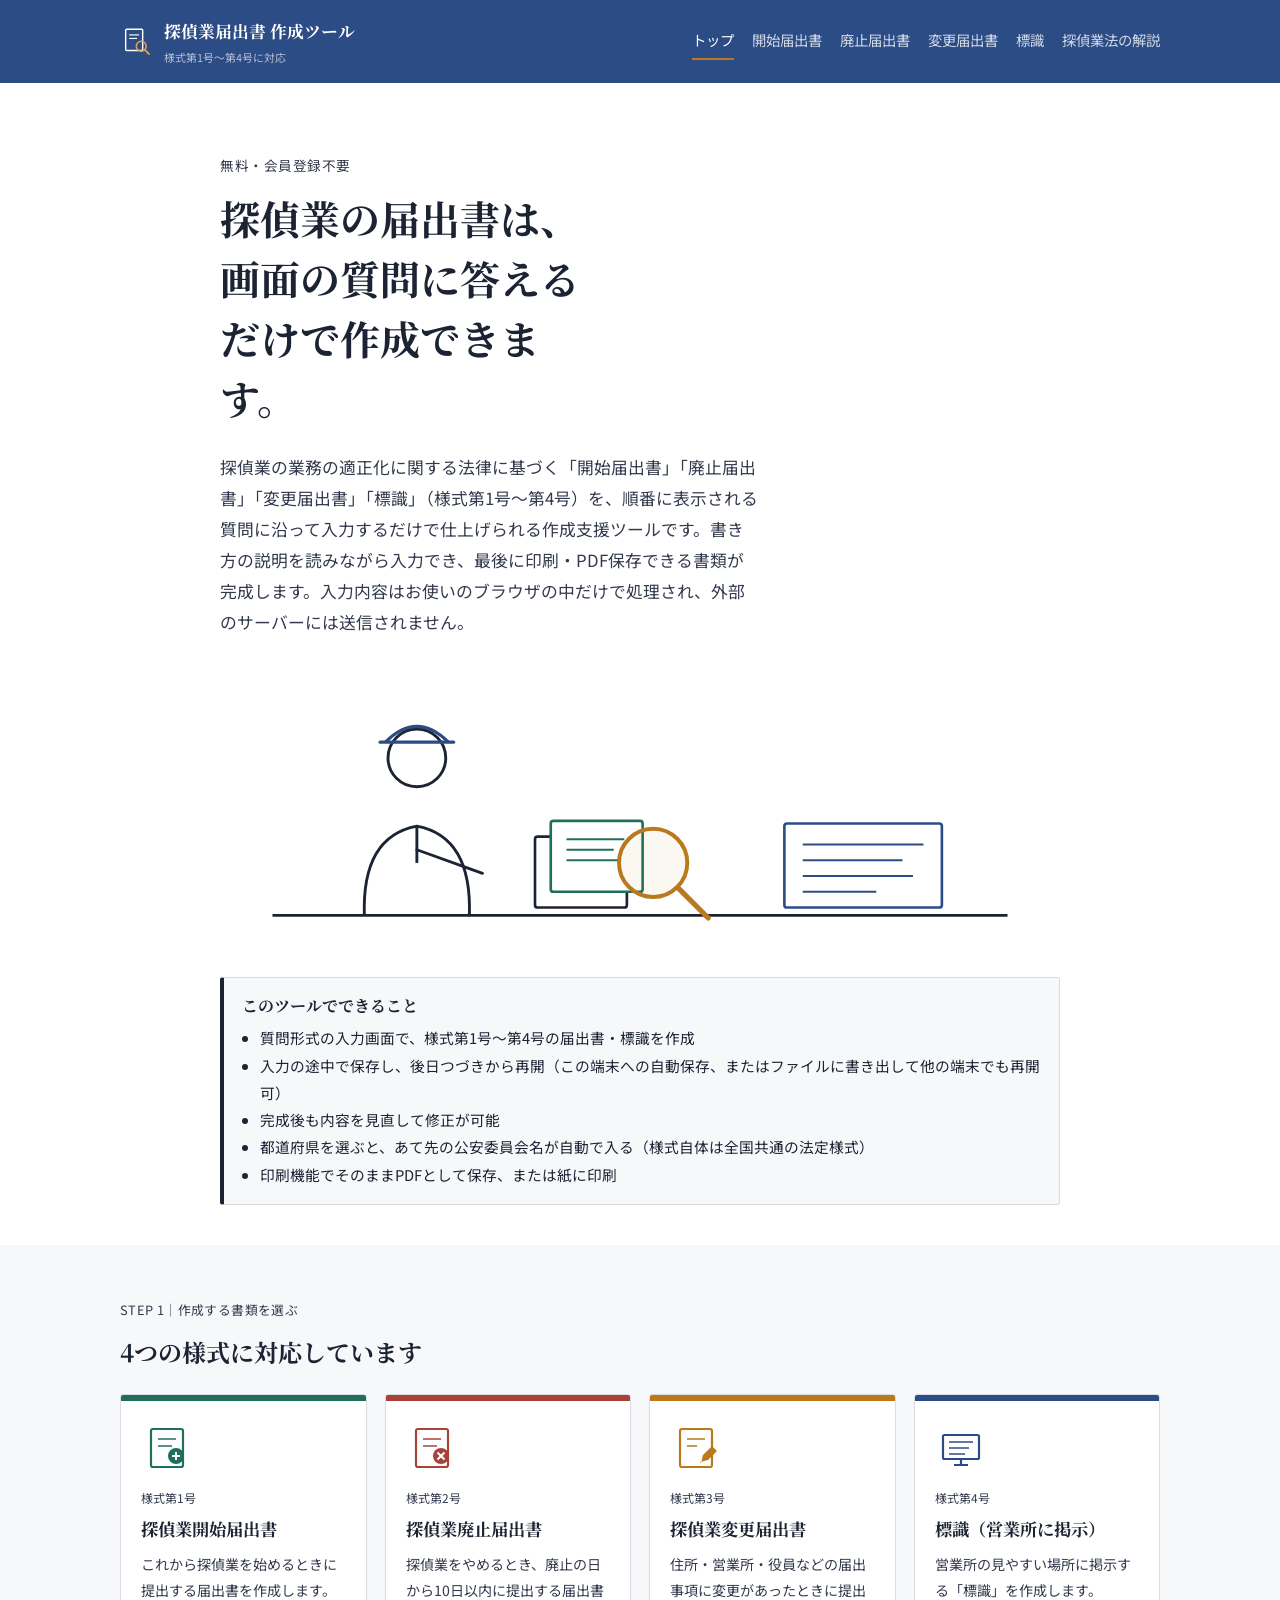
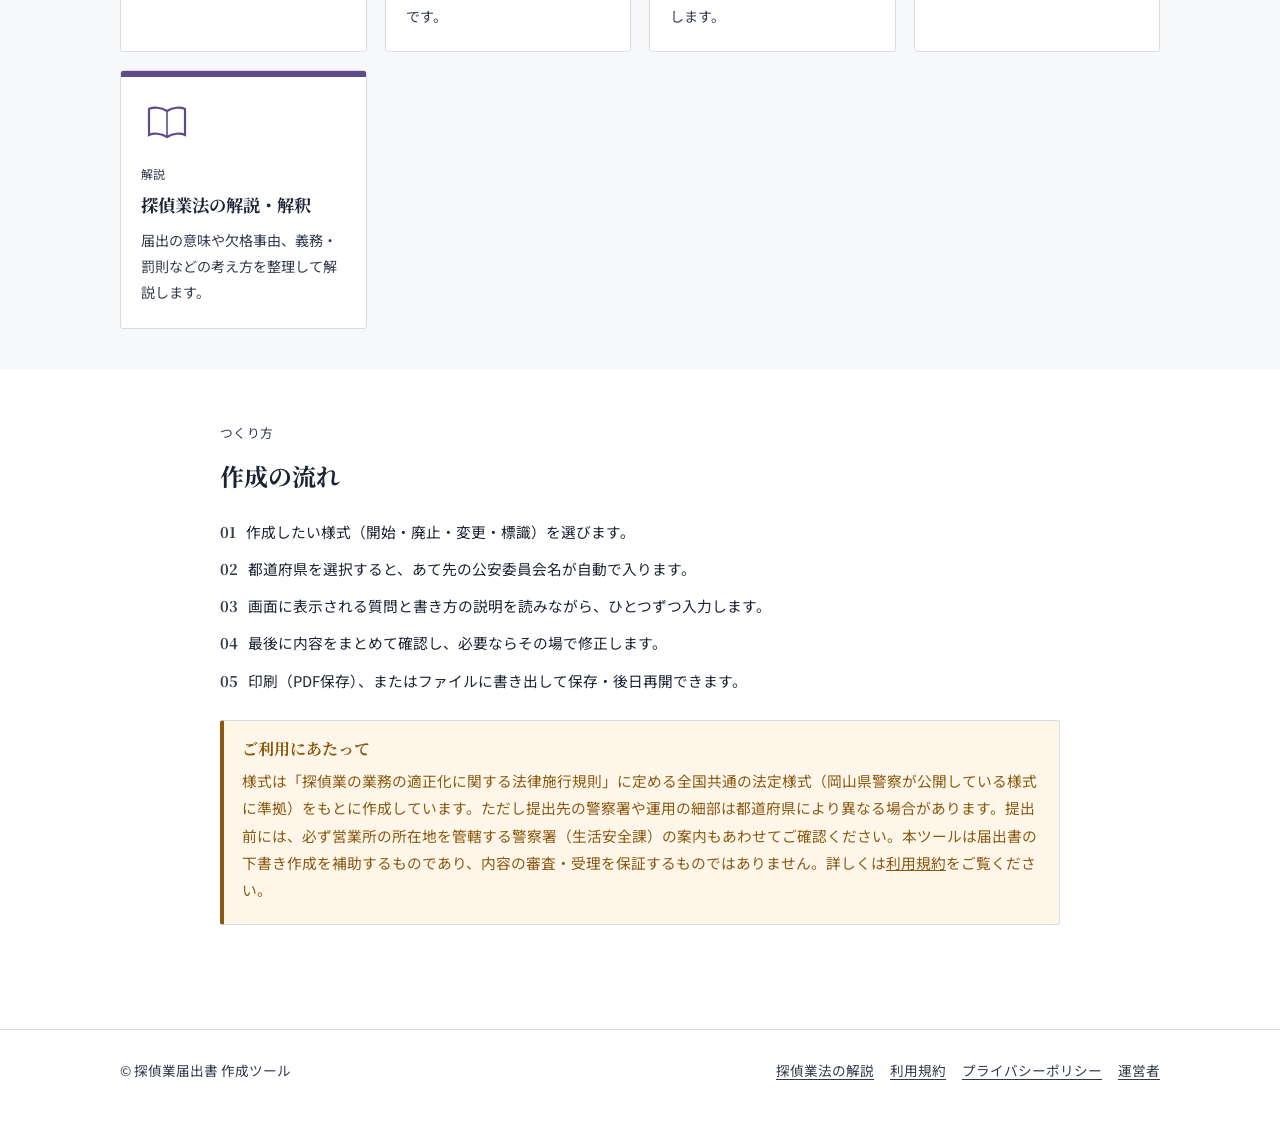
<file: index.html>
<!DOCTYPE html>
<html lang="ja">
<head>
<meta charset="UTF-8">
<meta name="viewport" content="width=device-width, initial-scale=1.0">
<title>探偵業届出書 作成ツール｜様式第1号〜第4号を画面の質問に答えるだけで作成</title>
<meta name="description" content="探偵業開始届出書・廃止届出書・変更届出書・標識（様式第1号〜第4号）を、画面の案内に沿って入力するだけで作成できる無料ツールです。会員登録は不要です。入力内容はお使いの端末内だけで処理され、外部には送信されません。">
<link rel="canonical" href="https://leben-k.github.io/tantei/">
<link rel="icon" href="data:image/svg+xml,%3Csvg xmlns=%27http://www.w3.org/2000/svg%27 viewBox=%270 0 48 48%27%3E%3Crect x=%278%27 y=%276%27 width=%2724%27 height=%2730%27 rx=%271.5%27 fill=%27%23fff%27 stroke=%27%231c2333%27 stroke-width=%273%27/%3E%3Ccircle cx=%2730%27 cy=%2730%27 r=%277%27 fill=%27none%27 stroke=%27%23b9791c%27 stroke-width=%274%27/%3E%3Cline x1=%2735%27 y1=%2735%27 x2=%2742%27 y2=%2742%27 stroke=%27%23b9791c%27 stroke-width=%275%27 stroke-linecap=%27round%27/%3E%3C/svg%3E">
<link rel="stylesheet" href="assets/style.css">
</head>
<body>
<a class="skiplink" href="#main">本文へスキップ</a>

<header class="site-header">
  <div class="site-header__inner">
    <a class="brand" href="index.html">
      <svg class="brand__mark" viewBox="0 0 48 48" fill="none" xmlns="http://www.w3.org/2000/svg" aria-hidden="true">
        <rect x="8" y="6" width="24" height="30" rx="1.5" stroke="#ffffff" stroke-width="2"/>
        <line x1="13" y1="14" x2="27" y2="14" stroke="#ffffff" stroke-width="1.6"/>
        <line x1="13" y1="19" x2="24" y2="19" stroke="#ffffff" stroke-width="1.6"/>
        <circle cx="30" cy="30" r="7" stroke="#e0a24a" stroke-width="2.2"/>
        <line x1="35.2" y1="35.2" x2="41" y2="41" stroke="#e0a24a" stroke-width="2.4" stroke-linecap="round"/>
      </svg>
      <span class="brand__text">探偵業届出書 作成ツール<small>様式第1号〜第4号に対応</small></span>
    </a>
    <button class="nav-toggle" type="button" aria-label="メニューを開く" aria-expanded="false" aria-controls="gnav">☰</button>
    <nav class="gnav" id="gnav" aria-label="主要ナビゲーション">
      <a href="index.html" aria-current="page">トップ</a>
      <a href="form1.html">開始届出書</a>
      <a href="form2.html">廃止届出書</a>
      <a href="form3.html">変更届出書</a>
      <a href="form4.html">標識</a>
      <a href="guide.html">探偵業法の解説</a>
    </nav>
  </div>
</header>

<main id="main">
  <section class="hero">
    <div class="container">
      <p class="hero__eyebrow">無料・会員登録不要</p>
      <h1>探偵業の届出書は、画面の質問に答えるだけで作成できます。</h1>
      <p class="lead">探偵業の業務の適正化に関する法律に基づく「開始届出書」「廃止届出書」「変更届出書」「標識」（様式第1号〜第4号）を、順番に表示される質問に沿って入力するだけで仕上げられる作成支援ツールです。書き方の説明を読みながら入力でき、最後に印刷・PDF保存できる書類が完成します。入力内容はお使いのブラウザの中だけで処理され、外部のサーバーには送信されません。</p>

      <div class="hero__figure" aria-hidden="true">
        <svg viewBox="0 0 640 220" xmlns="http://www.w3.org/2000/svg" role="img" aria-label="虫眼鏡で書類を確認する人物のイラスト">
          <!-- 机 -->
          <line x1="40" y1="190" x2="600" y2="190" stroke="#1c2333" stroke-width="2"/>
          <!-- 人物（線画） -->
          <circle cx="150" cy="70" r="22" stroke="#1c2333" stroke-width="2.2" fill="none"/>
          <path d="M110 190 Q108 130 150 122 Q192 130 190 190" stroke="#1c2333" stroke-width="2.2" fill="none"/>
          <path d="M150 122 L150 150" stroke="#1c2333" stroke-width="2.2"/>
          <path d="M150 140 L200 158" stroke="#1c2333" stroke-width="2.2" stroke-linecap="round"/>
          <!-- 帽子（探偵らしさ） -->
          <path d="M126 58 Q150 34 174 58" stroke="#2c4c86" stroke-width="2.4" fill="none"/>
          <line x1="122" y1="58" x2="178" y2="58" stroke="#2c4c86" stroke-width="2.4" stroke-linecap="round"/>
          <!-- 書類の山 -->
          <rect x="240" y="130" width="70" height="54" rx="2" stroke="#1c2333" stroke-width="2" fill="#fff"/>
          <rect x="252" y="118" width="70" height="54" rx="2" stroke="#1f6f5c" stroke-width="2" fill="#fff"/>
          <line x1="264" y1="132" x2="308" y2="132" stroke="#1f6f5c" stroke-width="1.4"/>
          <line x1="264" y1="140" x2="300" y2="140" stroke="#1f6f5c" stroke-width="1.4"/>
          <line x1="264" y1="148" x2="304" y2="148" stroke="#1f6f5c" stroke-width="1.4"/>
          <!-- 虫眼鏡 -->
          <circle cx="330" cy="150" r="26" stroke="#b9791c" stroke-width="3" fill="rgba(185,121,28,.06)"/>
          <line x1="349" y1="169" x2="372" y2="192" stroke="#b9791c" stroke-width="4" stroke-linecap="round"/>
          <!-- 標識（4号）の板 -->
          <rect x="430" y="120" width="120" height="64" rx="2" stroke="#2c4c86" stroke-width="2" fill="#fff"/>
          <line x1="444" y1="136" x2="536" y2="136" stroke="#2c4c86" stroke-width="1.6"/>
          <line x1="444" y1="148" x2="520" y2="148" stroke="#2c4c86" stroke-width="1.6"/>
          <line x1="444" y1="160" x2="528" y2="160" stroke="#2c4c86" stroke-width="1.6"/>
          <line x1="444" y1="172" x2="500" y2="172" stroke="#2c4c86" stroke-width="1.6"/>
        </svg>
      </div>

      <div class="callout" style="margin-top:22px">
        <h3>このツールでできること</h3>
        <ul style="margin:.4em 0 0; padding-left:1.2em">
          <li>質問形式の入力画面で、様式第1号〜第4号の届出書・標識を作成</li>
          <li>入力の途中で保存し、後日つづきから再開（この端末への自動保存、またはファイルに書き出して他の端末でも再開可）</li>
          <li>完成後も内容を見直して修正が可能</li>
          <li>都道府県を選ぶと、あて先の公安委員会名が自動で入る（様式自体は全国共通の法定様式）</li>
          <li>印刷機能でそのままPDFとして保存、または紙に印刷</li>
        </ul>
      </div>
    </div>
  </section>

  <section class="section section--tint">
    <div class="container container--wide">
      <div class="section-head">
        <p class="kicker">STEP 1｜作成する書類を選ぶ</p>
        <h2>4つの様式に対応しています</h2>
      </div>
      <div class="form-grid">

        <a class="form-card form-card--start" href="form1.html">
          <div class="form-card__tab"></div>
          <div class="form-card__body">
            <svg class="form-card__icon" viewBox="0 0 52 52" aria-hidden="true">
              <rect x="10" y="8" width="32" height="38" rx="2" fill="none" stroke="#1f6f5c" stroke-width="2.2"/>
              <line x1="17" y1="18" x2="35" y2="18" stroke="#1f6f5c" stroke-width="1.6"/>
              <line x1="17" y1="25" x2="31" y2="25" stroke="#1f6f5c" stroke-width="1.6"/>
              <circle cx="35" cy="35" r="8" fill="#1f6f5c"/>
              <line x1="35" y1="31" x2="35" y2="39" stroke="#fff" stroke-width="2"/>
              <line x1="31" y1="35" x2="39" y2="35" stroke="#fff" stroke-width="2"/>
            </svg>
            <div class="form-card__no">様式第1号</div>
            <div class="form-card__title">探偵業開始届出書</div>
            <div class="form-card__desc">これから探偵業を始めるときに提出する届出書を作成します。</div>
          </div>
        </a>

        <a class="form-card form-card--abolish" href="form2.html">
          <div class="form-card__tab"></div>
          <div class="form-card__body">
            <svg class="form-card__icon" viewBox="0 0 52 52" aria-hidden="true">
              <rect x="10" y="8" width="32" height="38" rx="2" fill="none" stroke="#a8433a" stroke-width="2.2"/>
              <line x1="17" y1="18" x2="35" y2="18" stroke="#a8433a" stroke-width="1.6"/>
              <line x1="17" y1="25" x2="31" y2="25" stroke="#a8433a" stroke-width="1.6"/>
              <circle cx="35" cy="35" r="8" fill="#a8433a"/>
              <line x1="31.5" y1="31.5" x2="38.5" y2="38.5" stroke="#fff" stroke-width="2"/>
              <line x1="38.5" y1="31.5" x2="31.5" y2="38.5" stroke="#fff" stroke-width="2"/>
            </svg>
            <div class="form-card__no">様式第2号</div>
            <div class="form-card__title">探偵業廃止届出書</div>
            <div class="form-card__desc">探偵業をやめるとき、廃止の日から10日以内に提出する届出書です。</div>
          </div>
        </a>

        <a class="form-card form-card--change" href="form3.html">
          <div class="form-card__tab"></div>
          <div class="form-card__body">
            <svg class="form-card__icon" viewBox="0 0 52 52" aria-hidden="true">
              <rect x="10" y="8" width="32" height="38" rx="2" fill="none" stroke="#b9791c" stroke-width="2.2"/>
              <line x1="17" y1="18" x2="35" y2="18" stroke="#b9791c" stroke-width="1.6"/>
              <line x1="17" y1="25" x2="27" y2="25" stroke="#b9791c" stroke-width="1.6"/>
              <path d="M31 42 L33 34 L42 25 L47 30 L38 39 L30 41 Z" fill="#b9791c"/>
            </svg>
            <div class="form-card__no">様式第3号</div>
            <div class="form-card__title">探偵業変更届出書</div>
            <div class="form-card__desc">住所・営業所・役員などの届出事項に変更があったときに提出します。</div>
          </div>
        </a>

        <a class="form-card form-card--sign" href="form4.html">
          <div class="form-card__tab"></div>
          <div class="form-card__body">
            <svg class="form-card__icon" viewBox="0 0 52 52" aria-hidden="true">
              <rect x="8" y="14" width="36" height="24" rx="1.5" fill="none" stroke="#2c4c86" stroke-width="2.2"/>
              <line x1="26" y1="38" x2="26" y2="44" stroke="#2c4c86" stroke-width="2.2"/>
              <line x1="19" y1="44" x2="33" y2="44" stroke="#2c4c86" stroke-width="2.2"/>
              <line x1="14" y1="21" x2="38" y2="21" stroke="#2c4c86" stroke-width="1.6"/>
              <line x1="14" y1="27" x2="34" y2="27" stroke="#2c4c86" stroke-width="1.6"/>
              <line x1="14" y1="33" x2="30" y2="33" stroke="#2c4c86" stroke-width="1.6"/>
            </svg>
            <div class="form-card__no">様式第4号</div>
            <div class="form-card__title">標識（営業所に掲示）</div>
            <div class="form-card__desc">営業所の見やすい場所に掲示する「標識」を作成します。</div>
          </div>
        </a>

        <a class="form-card form-card--guide" href="guide.html">
          <div class="form-card__tab"></div>
          <div class="form-card__body">
            <svg class="form-card__icon" viewBox="0 0 52 52" aria-hidden="true">
              <path d="M26 14 C20 10 12 10 8 12 V38 C12 36 20 36 26 40 C32 36 40 36 44 38 V12 C40 10 32 10 26 14 Z" fill="none" stroke="#5f4b8b" stroke-width="2.2"/>
              <line x1="26" y1="14" x2="26" y2="40" stroke="#5f4b8b" stroke-width="1.6"/>
            </svg>
            <div class="form-card__no">解説</div>
            <div class="form-card__title">探偵業法の解説・解釈</div>
            <div class="form-card__desc">届出の意味や欠格事由、義務・罰則などの考え方を整理して解説します。</div>
          </div>
        </a>

      </div>
    </div>
  </section>

  <section class="section">
    <div class="container">
      <div class="section-head">
        <p class="kicker">つくり方</p>
        <h2>作成の流れ</h2>
      </div>
      <ol class="steps-preview">
        <li><b>01</b> 作成したい様式（開始・廃止・変更・標識）を選びます。</li>
        <li><b>02</b> 都道府県を選択すると、あて先の公安委員会名が自動で入ります。</li>
        <li><b>03</b> 画面に表示される質問と書き方の説明を読みながら、ひとつずつ入力します。</li>
        <li><b>04</b> 最後に内容をまとめて確認し、必要ならその場で修正します。</li>
        <li><b>05</b> 印刷（PDF保存）、またはファイルに書き出して保存・後日再開できます。</li>
      </ol>

      <div class="callout callout--warn" style="margin-top:26px">
        <h3>ご利用にあたって</h3>
        <p>様式は「探偵業の業務の適正化に関する法律施行規則」に定める全国共通の法定様式（岡山県警察が公開している様式に準拠）をもとに作成しています。ただし提出先の警察署や運用の細部は都道府県により異なる場合があります。提出前には、必ず営業所の所在地を管轄する警察署（生活安全課）の案内もあわせてご確認ください。本ツールは届出書の下書き作成を補助するものであり、内容の審査・受理を保証するものではありません。詳しくは<a href="terms.html">利用規約</a>をご覧ください。</p>
      </div>
    </div>
  </section>
</main>

<footer class="site-footer">
  <div class="site-footer__inner">
    <div>© 探偵業届出書 作成ツール</div>
    <div class="foot-links">
      <a href="guide.html">探偵業法の解説</a>
      <a href="terms.html">利用規約</a>
      <a href="privacy.html" rel="nofollow">プライバシーポリシー</a>
      <a href="operator.html">運営者</a>
    </div>
  </div>
</footer>

<script src="assets/nav.js"></script>
</body>
</html>
</file>
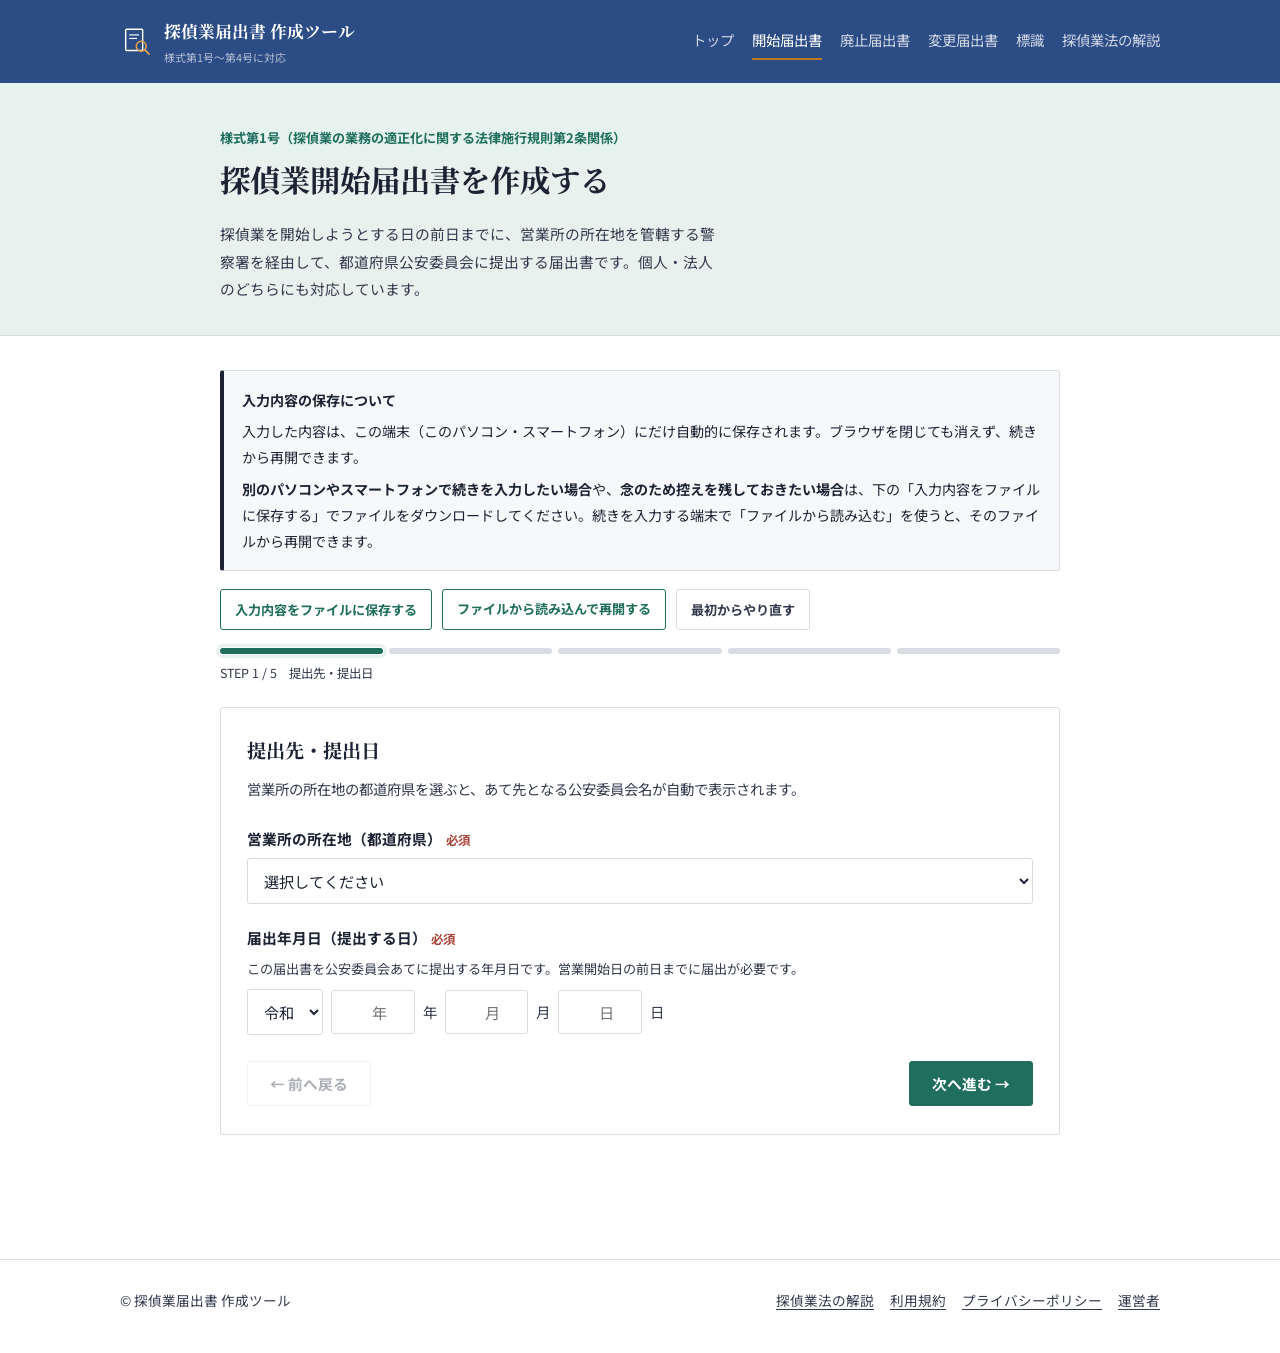
<file: form1.html>
<!DOCTYPE html>
<html lang="ja">
<head>
<meta charset="UTF-8">
<meta name="viewport" content="width=device-width, initial-scale=1.0">
<title>探偵業開始届出書（様式第1号）の作成｜探偵業届出書 作成ツール</title>
<meta name="description" content="探偵業開始届出書（施行規則別記様式第1号）を、画面の質問に沿って入力するだけで作成できます。入力途中の保存・後日の修正にも対応。">
<link rel="canonical" href="https://leben-k.github.io/tantei/form1.html">
<link rel="icon" href="data:image/svg+xml,%3Csvg xmlns=%27http://www.w3.org/2000/svg%27 viewBox=%270 0 48 48%27%3E%3Crect x=%278%27 y=%276%27 width=%2724%27 height=%2730%27 rx=%271.5%27 fill=%27%23fff%27 stroke=%27%231c2333%27 stroke-width=%273%27/%3E%3Ccircle cx=%2730%27 cy=%2730%27 r=%277%27 fill=%27none%27 stroke=%27%23b9791c%27 stroke-width=%274%27/%3E%3Cline x1=%2735%27 y1=%2735%27 x2=%2742%27 y2=%2742%27 stroke=%27%23b9791c%27 stroke-width=%275%27 stroke-linecap=%27round%27/%3E%3C/svg%3E">
<link rel="stylesheet" href="assets/style.css">
</head>
<body>
<a class="skiplink" href="#main">本文へスキップ</a>

<header class="site-header">
  <div class="site-header__inner">
    <a class="brand" href="index.html">
      <svg class="brand__mark" viewBox="0 0 48 48" fill="none" xmlns="http://www.w3.org/2000/svg" aria-hidden="true">
        <rect x="8" y="6" width="24" height="30" rx="1.5" stroke="#ffffff" stroke-width="2"/>
        <line x1="13" y1="14" x2="27" y2="14" stroke="#ffffff" stroke-width="1.6"/>
        <line x1="13" y1="19" x2="24" y2="19" stroke="#ffffff" stroke-width="1.6"/>
        <circle cx="30" cy="30" r="7" stroke="#e0a24a" stroke-width="2.2"/>
        <line x1="35.2" y1="35.2" x2="41" y2="41" stroke="#e0a24a" stroke-width="2.4" stroke-linecap="round"/>
      </svg>
      <span class="brand__text">探偵業届出書 作成ツール<small>様式第1号〜第4号に対応</small></span>
    </a>
    <button class="nav-toggle" type="button" aria-label="メニューを開く" aria-expanded="false" aria-controls="gnav">☰</button>
    <nav class="gnav" id="gnav" aria-label="主要ナビゲーション">
      <a href="index.html">トップ</a>
      <a href="form1.html" aria-current="page">開始届出書</a>
      <a href="form2.html">廃止届出書</a>
      <a href="form3.html">変更届出書</a>
      <a href="form4.html">標識</a>
      <a href="guide.html">探偵業法の解説</a>
    </nav>
  </div>
</header>

<main id="main">
  <div class="wizard-shell" data-accent="start">
    <div class="wizard-header">
      <div class="container">
        <p class="kicker">様式第1号（探偵業の業務の適正化に関する法律施行規則第2条関係）</p>
        <h1>探偵業開始届出書を作成する</h1>
        <p style="color:var(--ink-soft);font-size:.92rem;max-width:62ch">探偵業を開始しようとする日の前日までに、営業所の所在地を管轄する警察署を経由して、都道府県公安委員会に提出する届出書です。個人・法人のどちらにも対応しています。</p>
      </div>
    </div>
    <div class="wizard-body">
      <div class="container" id="wizardMount"></div>
    </div>
  </div>
</main>

<footer class="site-footer">
  <div class="site-footer__inner">
    <div>© 探偵業届出書 作成ツール</div>
    <div class="foot-links">
      <a href="guide.html">探偵業法の解説</a>
      <a href="terms.html">利用規約</a>
      <a href="privacy.html" rel="nofollow">プライバシーポリシー</a>
      <a href="operator.html">運営者</a>
    </div>
  </div>
</footer>

<script src="assets/common.js"></script>
<script src="assets/wizard.js"></script>
<script src="assets/nav.js"></script>
<script>
(function(){
  var T = Tantei;
  var ROLE_OPTIONS = [
    {value:"director", label:"取締役又は執行役"},
    {value:"auditor", label:"監査役"},
    {value:"exec_member", label:"業務を執行する社員"},
    {value:"riji", label:"理事"},
    {value:"kanji", label:"監事"},
    {value:"other", label:"その他"}
  ];
  var ENTITY_OPTIONS = [
    {value:"individual", label:"個人"},
    {value:"kk", label:"株式会社"},
    {value:"mochibun", label:"持分会社（合名・合資・合同会社）"},
    {value:"zaidan", label:"財団法人"},
    {value:"shadan", label:"社団法人"},
    {value:"other", label:"その他の法人"}
  ];

  function isIndividual(s){ return s.entityType === "individual"; }
  function isCorp(s){ return s.entityType && s.entityType !== "individual"; }

  var config = {
    id: "form1",
    exportName: "探偵業開始届出書_入力データ.json",
    steps: [
      {
        id:"dest", title:"提出先・提出日",
        desc:"営業所の所在地の都道府県を選ぶと、あて先となる公安委員会名が自動で表示されます。",
        fields:[
          {id:"pref", type:"prefecture", label:"営業所の所在地（都道府県）", required:true},
          {id:"submitDate", type:"eradate", label:"届出年月日（提出する日）", required:true,
            help:"この届出書を公安委員会あてに提出する年月日です。営業開始日の前日までに届出が必要です。"}
        ]
      },
      {
        id:"entity", title:"事業形態",
        desc:"個人で営むか、法人（会社等）で営むかを選んでください。",
        fields:[
          {id:"entityType", type:"radio", label:"法人等の種別", required:true, options: ENTITY_OPTIONS},
          {id:"entityTypeOtherText", type:"text", label:"「その他の法人」の名称・種類", showIf:function(s){return s.entityType==="other";}}
        ]
      },
      {
        id:"applicant", title:"届出者の情報",
        desc:"個人の場合はご自身の氏名・住所を、法人の場合は法人の商号・所在地を入力してください。",
        fields:[
          {id:"furigana", type:"text", label:"商号、名称又は氏名（フリガナ）", required:true, help:"カタカナで入力してください。"},
          {id:"name", type:"text", label:"商号、名称又は氏名", required:true},
          {id:"address", type:"text", label:"住所", required:true, help:"個人の場合はご自身の住所、法人の場合は本店（主たる事務所）の所在地を記載します。"},
          {id:"tel", type:"tel", label:"電話番号", required:true, placeholder:"000-0000-0000"},
          {id:"birthDate", type:"eradate", label:"生年月日（個人で届け出る場合のみ）", required:true, showIf:isIndividual}
        ]
      },
      {
        id:"rep", title:"代表者の情報（法人の場合）",
        desc:"法人として届け出る場合、代表者の情報を入力してください。個人で届け出る場合はこのステップの入力は不要です（そのまま「次へ」を押してください）。",
        fields:[
          {id:"repFurigana", type:"text", label:"代表者氏名（フリガナ）", required:true, showIf:isCorp},
          {id:"repName", type:"text", label:"代表者氏名", required:true, showIf:isCorp},
          {id:"repAddress", type:"text", label:"代表者住所", required:true, showIf:isCorp},
          {id:"repTel", type:"tel", label:"代表者電話番号", required:true, showIf:isCorp, placeholder:"000-0000-0000"},
          {id:"repBirth", type:"eradate", label:"代表者生年月日", required:true, showIf:isCorp}
        ]
      },
      {
        id:"officers", title:"役員一覧（法人の場合）",
        desc:"すべての役員について入力してください。個人で届け出る場合はこのステップの入力は不要です。",
        fields:[
          {id:"officers", type:"repeater", label:"役員", showIf:isCorp,
            addLabel:"＋ 役員を追加する",
            itemLabel:function(i){ return "役員 " + (i+1); },
            template:[
              {id:"furigana", type:"text", label:"氏名（フリガナ）"},
              {id:"name", type:"text", label:"氏名"},
              {id:"role", type:"select", label:"役職", options: ROLE_OPTIONS},
              {id:"address", type:"text", label:"住所"},
              {id:"tel", type:"text", label:"電話番号"},
              {id:"birth", type:"eradate", label:"生年月日"}
            ]
          }
        ]
      },
      {
        id:"office", title:"営業所の情報",
        desc:"個人で営業所が自宅を兼ねる場合も、その住所を記載します。営業所は複数設置できますが、その場合は営業所ごとに届出が必要です（このツールでは1営業所分を作成します）。",
        fields:[
          {id:"officeName", type:"text", label:"営業所の名称", required:false, help:"個人で営業所に名称がない場合は空欄のままで構いません。"},
          {id:"officeAddress", type:"text", label:"営業所の所在地", required:true, help:"入居する建物の名称・部屋番号（階数等）まで記載してください。"},
          {id:"officeTel", type:"tel", label:"営業所の電話番号", required:true, placeholder:"000-0000-0000"},
          {id:"officeSetDate", type:"eradate", label:"営業所の設置年月日", required:true},
          {id:"officeType", type:"radio", label:"営業所の種別", required:true, options:[
            {value:"main", label:"主たる営業所"},
            {value:"other", label:"その他の営業所"}
          ]}
        ]
      },
      {
        id:"ad", title:"広告・宣伝に使用する名称",
        desc:"商号・名称又は営業所の名称とは別に、広告や宣伝で使う名称がある場合に記載します。",
        fields:[
          {id:"noAdName", type:"checkbox", label:"広告等の名称", checkboxLabel:"商号・営業所名と同じ名称しか使わないため「無し」とする"},
          {id:"adName", type:"text", label:"広告又は宣伝をする場合に使用する名称", showIf:function(s){return !s.noAdName;}, help:"例：営業所名が「〇〇探偵事務所」で、広告では「〇〇リサーチ」という名称も使う場合、ここに「〇〇リサーチ」と記載します。"}
        ]
      }
    ],
    renderDocument: function(s, T){
      var commission = s.pref ? T.publicSafetyCommissionName(s.pref) : "○○県公安委員会";
      var entityLabel = (ENTITY_OPTIONS.filter(function(o){return o.value===s.entityType;})[0]||{}).label || "";
      var rows = "";
      rows += "<tr><th>（フリガナ）</th><td class='furigana'>" + T.esc(s.furigana) + "</td></tr>";
      rows += "<tr><th>商号、名称又は氏名</th><td>" + T.esc(s.name) + "</td></tr>";
      rows += "<tr><th>住所</th><td>" + T.esc(s.address) + "</td></tr>";
      rows += "<tr><th>電話番号</th><td>" + T.esc(s.tel) + "</td></tr>";
      rows += "<tr><th>法人等の種別</th><td>" + T.esc(entityLabel) + (s.entityType==="other" ? "（" + T.esc(s.entityTypeOtherText) + "）" : "") + "</td></tr>";
      if(isIndividual(s)){
        rows += "<tr><th>生年月日</th><td>" + T.esc(T.eraDateText(s.birthDate)) + "</td></tr>";
      }
      var repBlock = "";
      if(isCorp(s)){
        repBlock += "<div class='doc-sub-title'>別紙：代表者</div>";
        repBlock += "<table class='doc-table'><tbody>";
        repBlock += "<tr><th>（フリガナ）</th><td class='furigana'>" + T.esc(s.repFurigana) + "</td></tr>";
        repBlock += "<tr><th>氏名</th><td>" + T.esc(s.repName) + "</td></tr>";
        repBlock += "<tr><th>住所</th><td>" + T.esc(s.repAddress) + "</td></tr>";
        repBlock += "<tr><th>電話番号</th><td>" + T.esc(s.repTel) + "</td></tr>";
        repBlock += "<tr><th>生年月日</th><td>" + T.esc(T.eraDateText(s.repBirth)) + "</td></tr>";
        repBlock += "</tbody></table>";

        repBlock += "<div class='doc-sub-title'>別紙：役員</div>";
        repBlock += "<table class='doc-table'><thead><tr><th>役職</th><th>氏名（フリガナ）</th><th>住所</th><th>電話番号</th><th>生年月日</th></tr></thead><tbody>";
        (s.officers||[]).forEach(function(o){
          var roleLabel = (ROLE_OPTIONS.filter(function(r){return r.value===o.role;})[0]||{}).label || "";
          repBlock += "<tr><td>" + T.esc(roleLabel) + "</td><td>" + T.esc(o.name) + "<br><span class='furigana'>" + T.esc(o.furigana) + "</span></td><td>" + T.esc(o.address) + "</td><td>" + T.esc(o.tel) + "</td><td>" + T.esc(T.eraDateText(o.birth)) + "</td></tr>";
        });
        if(!(s.officers||[]).length){ repBlock += "<tr><td colspan='5'>（未登録）</td></tr>"; }
        repBlock += "</tbody></table>";
      }

      var adName = s.noAdName ? "無し" : (s.adName || "");

      return (
        "<div class='doc-office'><table><tr><td>※ 資料区分</td><td style='width:60px'></td></tr>" +
        "<tr><td>※ 受理警察署</td><td>（　　　　　署）</td></tr>" +
        "<tr><td>※ 受理番号</td><td>※ 受理年月日　　　年　　月　　日</td></tr></table>" +
        "<div style='font-size:10px;color:#555'>（※印は警察において記入する欄です。記入不要です）</div></div>" +
        "<div class='doc-title'>探偵業開始届出書</div>" +
        "<div class='doc-lawline'>探偵業の業務の適正化に関する法律第４条第１項の規定により届出をします。</div>" +
        "<div class='doc-date-line'>" + T.esc(T.eraDateText(s.submitDate) || "　　年　　月　　日") + "</div>" +
        "<div class='doc-to'>" + T.esc(commission) + "　殿</div>" +
        "<table class='doc-table'><tbody>" + rows + "</tbody></table>" +
        "<div class='doc-sub-title'>営業所</div>" +
        "<table class='doc-table'><tbody>" +
        "<tr><th>名称</th><td>" + T.esc(s.officeName) + "</td></tr>" +
        "<tr><th>所在地</th><td>" + T.esc(s.officeAddress) + "</td></tr>" +
        "<tr><th>電話番号</th><td>" + T.esc(s.officeTel) + "</td></tr>" +
        "<tr><th>設置年月日</th><td>" + T.esc(T.eraDateText(s.officeSetDate)) + "</td></tr>" +
        "<tr><th>種別</th><td>" + (s.officeType==="main" ? "主たる営業所" : (s.officeType==="other" ? "その他の営業所" : "")) + "</td></tr>" +
        "<tr><th>広告又は宣伝をする場合に使用する名称</th><td>" + T.esc(adName) + "</td></tr>" +
        "</tbody></table>" +
        repBlock +
        "<p class='doc-note'>用紙は日本産業規格Ａ４（白色無地）を使用してください。</p>"
      );
    }
  };

  new TanteiWizard(config, document.getElementById("wizardMount"));
})();
</script>
</body>
</html>
</file>
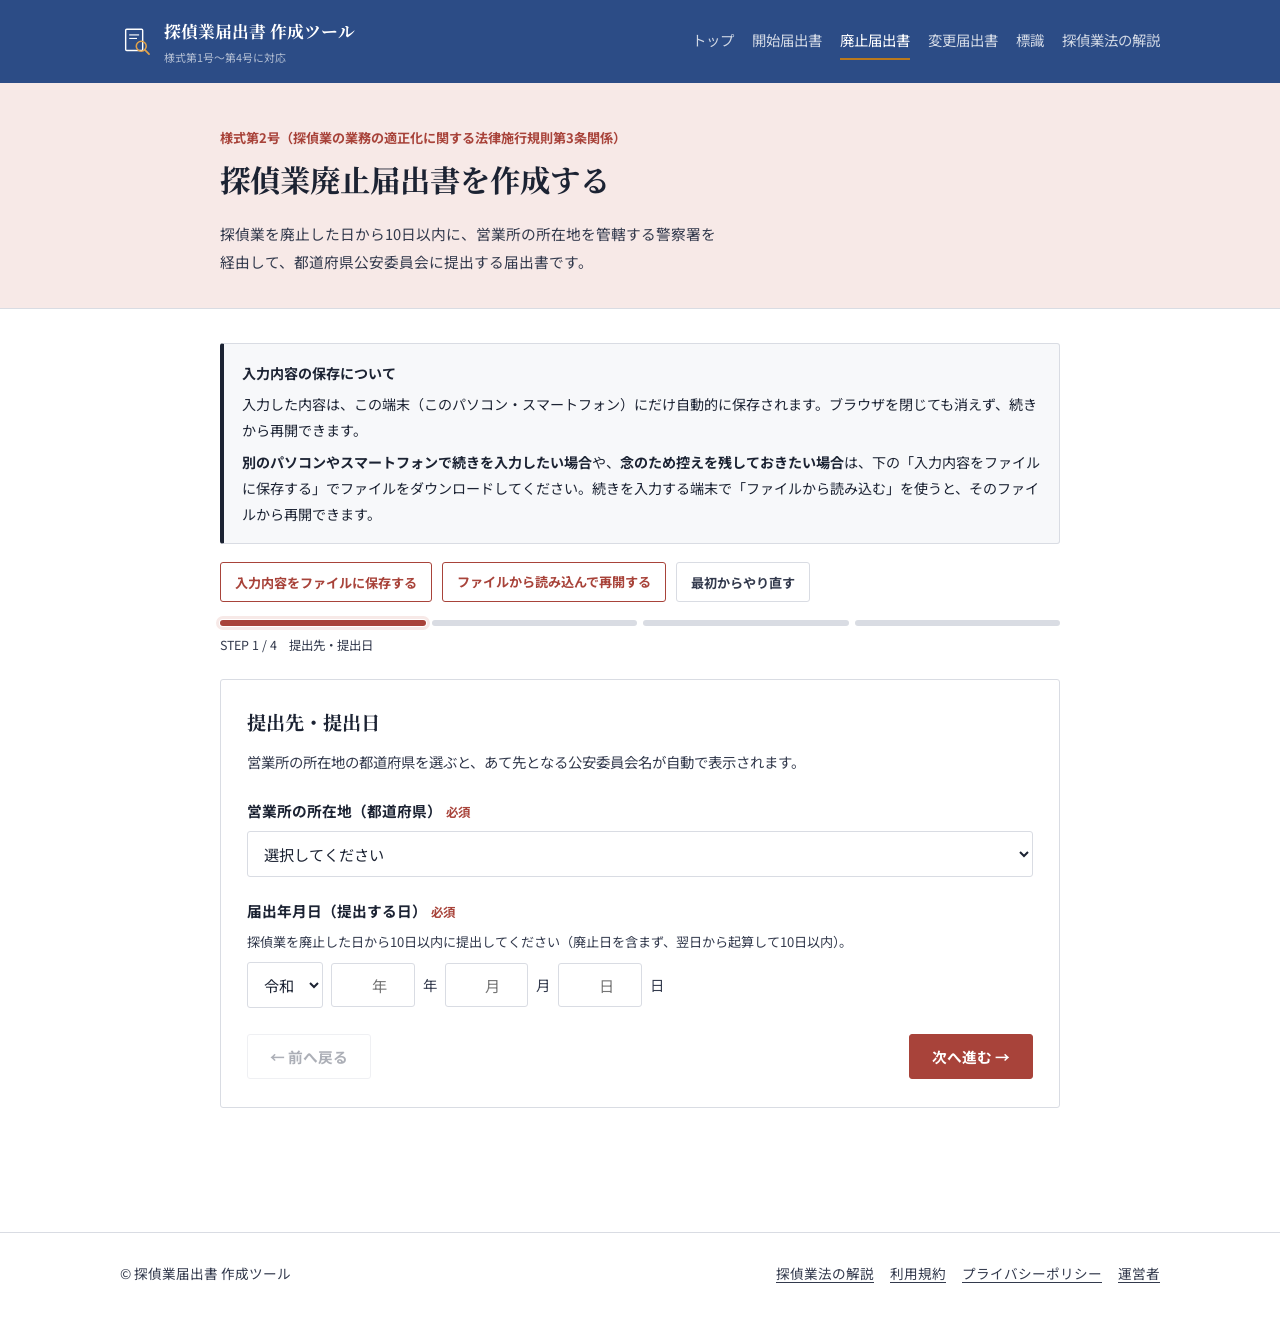
<file: form2.html>
<!DOCTYPE html>
<html lang="ja">
<head>
<meta charset="UTF-8">
<meta name="viewport" content="width=device-width, initial-scale=1.0">
<title>探偵業廃止届出書（様式第2号）の作成｜探偵業届出書 作成ツール</title>
<meta name="description" content="探偵業廃止届出書（施行規則別記様式第2号）を、画面の質問に沿って入力するだけで作成できます。廃止の日から10日以内の提出が必要です。">
<link rel="canonical" href="https://leben-k.github.io/tantei/form2.html">
<link rel="icon" href="data:image/svg+xml,%3Csvg xmlns=%27http://www.w3.org/2000/svg%27 viewBox=%270 0 48 48%27%3E%3Crect x=%278%27 y=%276%27 width=%2724%27 height=%2730%27 rx=%271.5%27 fill=%27%23fff%27 stroke=%27%231c2333%27 stroke-width=%273%27/%3E%3Ccircle cx=%2730%27 cy=%2730%27 r=%277%27 fill=%27none%27 stroke=%27%23b9791c%27 stroke-width=%274%27/%3E%3Cline x1=%2735%27 y1=%2735%27 x2=%2742%27 y2=%2742%27 stroke=%27%23b9791c%27 stroke-width=%275%27 stroke-linecap=%27round%27/%3E%3C/svg%3E">
<link rel="stylesheet" href="assets/style.css">
</head>
<body>
<a class="skiplink" href="#main">本文へスキップ</a>

<header class="site-header">
  <div class="site-header__inner">
    <a class="brand" href="index.html">
      <svg class="brand__mark" viewBox="0 0 48 48" fill="none" xmlns="http://www.w3.org/2000/svg" aria-hidden="true">
        <rect x="8" y="6" width="24" height="30" rx="1.5" stroke="#ffffff" stroke-width="2"/>
        <line x1="13" y1="14" x2="27" y2="14" stroke="#ffffff" stroke-width="1.6"/>
        <line x1="13" y1="19" x2="24" y2="19" stroke="#ffffff" stroke-width="1.6"/>
        <circle cx="30" cy="30" r="7" stroke="#e0a24a" stroke-width="2.2"/>
        <line x1="35.2" y1="35.2" x2="41" y2="41" stroke="#e0a24a" stroke-width="2.4" stroke-linecap="round"/>
      </svg>
      <span class="brand__text">探偵業届出書 作成ツール<small>様式第1号〜第4号に対応</small></span>
    </a>
    <button class="nav-toggle" type="button" aria-label="メニューを開く" aria-expanded="false" aria-controls="gnav">☰</button>
    <nav class="gnav" id="gnav" aria-label="主要ナビゲーション">
      <a href="index.html">トップ</a>
      <a href="form1.html">開始届出書</a>
      <a href="form2.html" aria-current="page">廃止届出書</a>
      <a href="form3.html">変更届出書</a>
      <a href="form4.html">標識</a>
      <a href="guide.html">探偵業法の解説</a>
    </nav>
  </div>
</header>

<main id="main">
  <div class="wizard-shell" data-accent="abolish">
    <div class="wizard-header">
      <div class="container">
        <p class="kicker">様式第2号（探偵業の業務の適正化に関する法律施行規則第3条関係）</p>
        <h1>探偵業廃止届出書を作成する</h1>
        <p style="color:var(--ink-soft);font-size:.92rem;max-width:62ch">探偵業を廃止した日から10日以内に、営業所の所在地を管轄する警察署を経由して、都道府県公安委員会に提出する届出書です。</p>
      </div>
    </div>
    <div class="wizard-body">
      <div class="container" id="wizardMount"></div>
    </div>
  </div>
</main>

<footer class="site-footer">
  <div class="site-footer__inner">
    <div>© 探偵業届出書 作成ツール</div>
    <div class="foot-links">
      <a href="guide.html">探偵業法の解説</a>
      <a href="terms.html">利用規約</a>
      <a href="privacy.html" rel="nofollow">プライバシーポリシー</a>
      <a href="operator.html">運営者</a>
    </div>
  </div>
</footer>

<script src="assets/common.js"></script>
<script src="assets/wizard.js"></script>
<script src="assets/nav.js"></script>
<script>
(function(){
  var T = Tantei;
  var ENTITY_OPTIONS = [
    {value:"individual", label:"個人"},
    {value:"kk", label:"株式会社"},
    {value:"mochibun", label:"持分会社（合名・合資・合同会社）"},
    {value:"zaidan", label:"財団法人"},
    {value:"shadan", label:"社団法人"},
    {value:"other", label:"その他の法人"}
  ];
  var config = {
    id: "form2",
    exportName: "探偵業廃止届出書_入力データ.json",
    steps: [
      {
        id:"dest", title:"提出先・提出日",
        desc:"営業所の所在地の都道府県を選ぶと、あて先となる公安委員会名が自動で表示されます。",
        fields:[
          {id:"pref", type:"prefecture", label:"営業所の所在地（都道府県）", required:true},
          {id:"submitDate", type:"eradate", label:"届出年月日（提出する日）", required:true,
            help:"探偵業を廃止した日から10日以内に提出してください（廃止日を含まず、翌日から起算して10日以内）。"}
        ]
      },
      {
        id:"applicant", title:"届出者の情報",
        desc:"探偵業開始届出書に記載したときと同じ商号・名称又は氏名を入力してください。",
        fields:[
          {id:"furigana", type:"text", label:"商号、名称又は氏名（フリガナ）", required:true, help:"カタカナで入力してください。"},
          {id:"name", type:"text", label:"商号、名称又は氏名", required:true},
          {id:"entityType", type:"radio", label:"法人等の種別", required:true, options: ENTITY_OPTIONS},
          {id:"entityTypeOtherText", type:"text", label:"「その他の法人」の名称・種類", showIf:function(s){return s.entityType==="other";}}
        ]
      },
      {
        id:"original", title:"開始届出時の受理番号",
        desc:"探偵業を開始した際に提出した探偵業開始届出書について、公安委員会から通知された受理番号を入力します。標識や、当時の通知書類でご確認ください。",
        fields:[
          {id:"startReceiptNo", type:"text", label:"法第4条第1項の届出書の受理番号", required:true, help:"開始届出のときに交付された番号（標識に記載している番号）です。"}
        ]
      },
      {
        id:"abolish", title:"廃止の内容",
        desc:"実際に営業をやめた（やめる）年月日と、その具体的な事由を入力してください。",
        fields:[
          {id:"abolishDate", type:"eradate", label:"廃止の年月日", required:true},
          {id:"abolishReason", type:"textarea", label:"廃止の事由", required:true, placeholder:"例：一身上の都合により探偵業を廃業したため。\n例：他県に営業所を移転したため。\n例：事業縮小に伴い当該営業所を閉鎖したため。"}
        ]
      }
    ],
    renderDocument: function(s, T){
      var commission = s.pref ? T.publicSafetyCommissionName(s.pref) : "○○県公安委員会";
      var entityLabel = (ENTITY_OPTIONS.filter(function(o){return o.value===s.entityType;})[0]||{}).label || "";
      return (
        "<div class='doc-office'><table><tr><td>※ 資料区分</td><td style='width:60px'></td></tr>" +
        "<tr><td>※ 受理警察署</td><td>（　　　　　署）</td></tr>" +
        "<tr><td>※ 受理番号</td><td>※ 受理年月日　　　年　　月　　日</td></tr></table>" +
        "<div style='font-size:10px;color:#555'>（※印は警察において記入する欄です。記入不要です）</div></div>" +
        "<div class='doc-title'>探偵業廃止届出書</div>" +
        "<div class='doc-lawline'>探偵業の業務の適正化に関する法律第４条第２項の規定により届出をします。</div>" +
        "<div class='doc-date-line'>" + T.esc(T.eraDateText(s.submitDate) || "　　年　　月　　日") + "</div>" +
        "<div class='doc-to'>" + T.esc(commission) + "　殿</div>" +
        "<table class='doc-table'><tbody>" +
        "<tr><th>（フリガナ）</th><td class='furigana'>" + T.esc(s.furigana) + "</td></tr>" +
        "<tr><th>商号、名称又は氏名</th><td>" + T.esc(s.name) + "</td></tr>" +
        "<tr><th>法人等の種別</th><td>" + T.esc(entityLabel) + (s.entityType==="other" ? "（" + T.esc(s.entityTypeOtherText) + "）" : "") + "</td></tr>" +
        "<tr><th>法第4条第1項の届出書の受理番号</th><td>" + T.esc(s.startReceiptNo) + "</td></tr>" +
        "<tr><th>廃止の年月日</th><td>" + T.esc(T.eraDateText(s.abolishDate)) + "</td></tr>" +
        "<tr><th>廃止の事由</th><td>" + T.esc(s.abolishReason || "").replace(/\n/g,"<br>") + "</td></tr>" +
        "</tbody></table>" +
        "<p class='doc-note'>用紙は日本産業規格Ａ４（白色無地）を使用してください。</p>"
      );
    }
  };

  new TanteiWizard(config, document.getElementById("wizardMount"));
})();
</script>
</body>
</html>
</file>
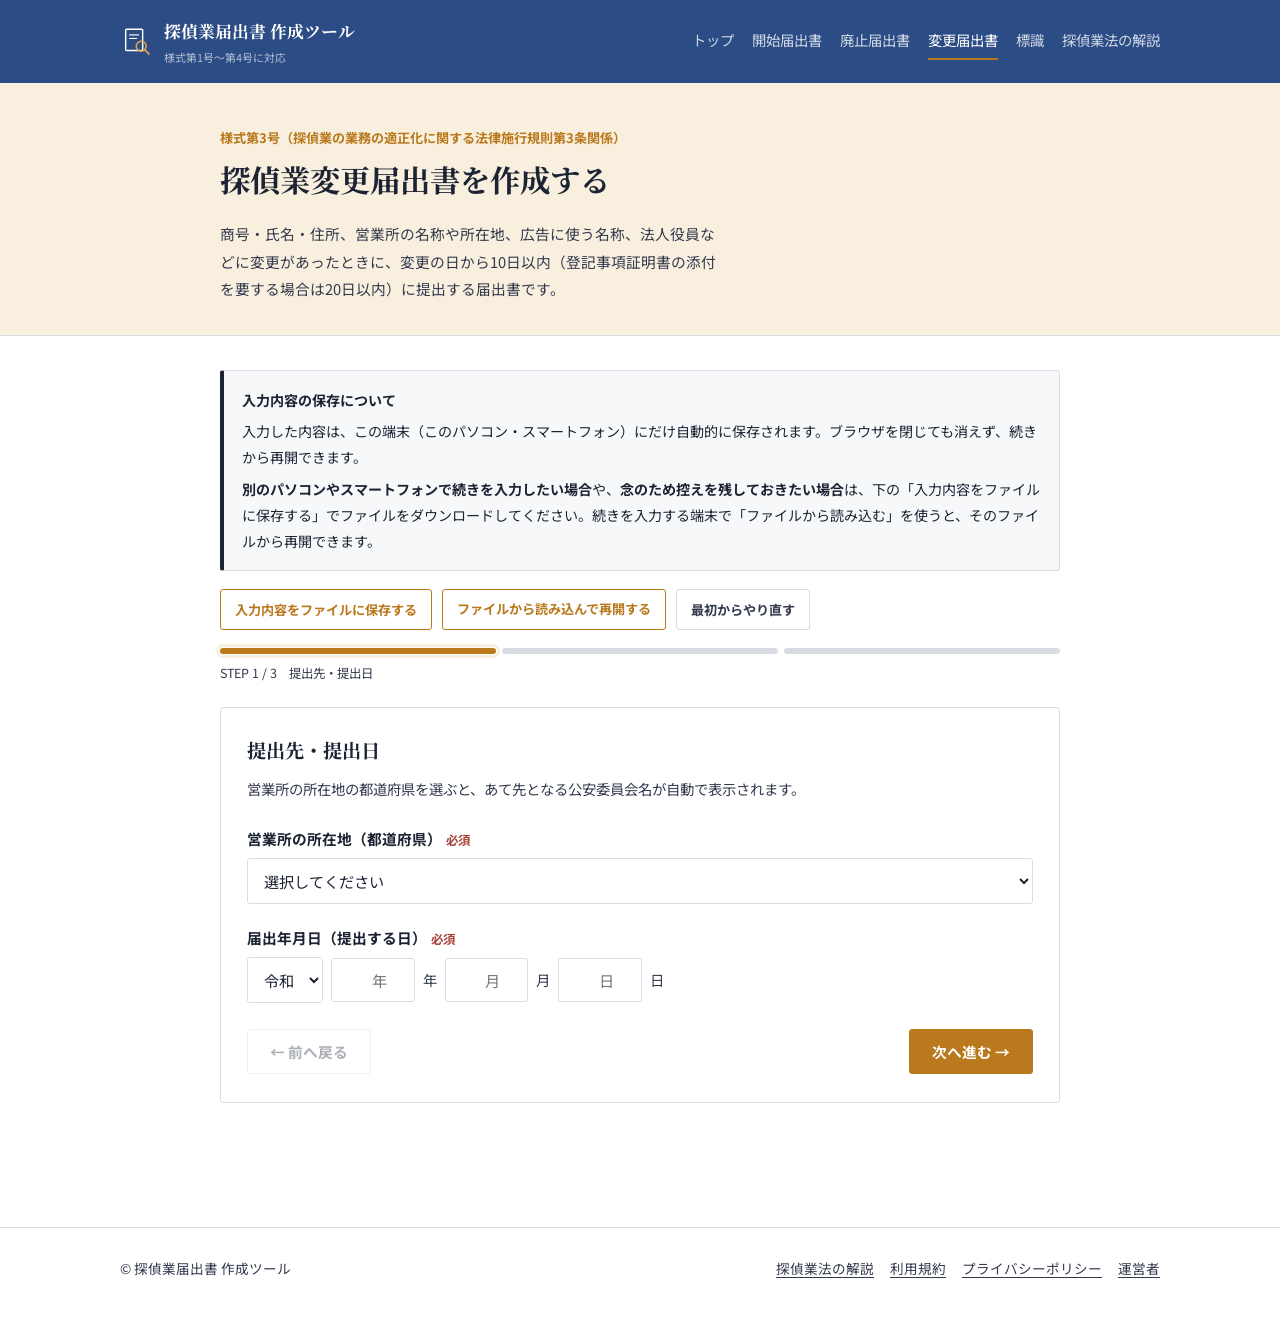
<file: form3.html>
<!DOCTYPE html>
<html lang="ja">
<head>
<meta charset="UTF-8">
<meta name="viewport" content="width=device-width, initial-scale=1.0">
<title>探偵業変更届出書（様式第3号）の作成｜探偵業届出書 作成ツール</title>
<meta name="description" content="探偵業変更届出書（施行規則別記様式第3号）を、画面の質問に沿って入力するだけで作成できます。住所・営業所・役員などの変更があった日から10日以内の提出が必要です。">
<link rel="canonical" href="https://leben-k.github.io/tantei/form3.html">
<link rel="icon" href="data:image/svg+xml,%3Csvg xmlns=%27http://www.w3.org/2000/svg%27 viewBox=%270 0 48 48%27%3E%3Crect x=%278%27 y=%276%27 width=%2724%27 height=%2730%27 rx=%271.5%27 fill=%27%23fff%27 stroke=%27%231c2333%27 stroke-width=%273%27/%3E%3Ccircle cx=%2730%27 cy=%2730%27 r=%277%27 fill=%27none%27 stroke=%27%23b9791c%27 stroke-width=%274%27/%3E%3Cline x1=%2735%27 y1=%2735%27 x2=%2742%27 y2=%2742%27 stroke=%27%23b9791c%27 stroke-width=%275%27 stroke-linecap=%27round%27/%3E%3C/svg%3E">
<link rel="stylesheet" href="assets/style.css">
</head>
<body>
<a class="skiplink" href="#main">本文へスキップ</a>

<header class="site-header">
  <div class="site-header__inner">
    <a class="brand" href="index.html">
      <svg class="brand__mark" viewBox="0 0 48 48" fill="none" xmlns="http://www.w3.org/2000/svg" aria-hidden="true">
        <rect x="8" y="6" width="24" height="30" rx="1.5" stroke="#ffffff" stroke-width="2"/>
        <line x1="13" y1="14" x2="27" y2="14" stroke="#ffffff" stroke-width="1.6"/>
        <line x1="13" y1="19" x2="24" y2="19" stroke="#ffffff" stroke-width="1.6"/>
        <circle cx="30" cy="30" r="7" stroke="#e0a24a" stroke-width="2.2"/>
        <line x1="35.2" y1="35.2" x2="41" y2="41" stroke="#e0a24a" stroke-width="2.4" stroke-linecap="round"/>
      </svg>
      <span class="brand__text">探偵業届出書 作成ツール<small>様式第1号〜第4号に対応</small></span>
    </a>
    <button class="nav-toggle" type="button" aria-label="メニューを開く" aria-expanded="false" aria-controls="gnav">☰</button>
    <nav class="gnav" id="gnav" aria-label="主要ナビゲーション">
      <a href="index.html">トップ</a>
      <a href="form1.html">開始届出書</a>
      <a href="form2.html">廃止届出書</a>
      <a href="form3.html" aria-current="page">変更届出書</a>
      <a href="form4.html">標識</a>
      <a href="guide.html">探偵業法の解説</a>
    </nav>
  </div>
</header>

<main id="main">
  <div class="wizard-shell" data-accent="change">
    <div class="wizard-header">
      <div class="container">
        <p class="kicker">様式第3号（探偵業の業務の適正化に関する法律施行規則第3条関係）</p>
        <h1>探偵業変更届出書を作成する</h1>
        <p style="color:var(--ink-soft);font-size:.92rem;max-width:62ch">商号・氏名・住所、営業所の名称や所在地、広告に使う名称、法人役員などに変更があったときに、変更の日から10日以内（登記事項証明書の添付を要する場合は20日以内）に提出する届出書です。</p>
      </div>
    </div>
    <div class="wizard-body">
      <div class="container" id="wizardMount"></div>
    </div>
  </div>
</main>

<footer class="site-footer">
  <div class="site-footer__inner">
    <div>© 探偵業届出書 作成ツール</div>
    <div class="foot-links">
      <a href="guide.html">探偵業法の解説</a>
      <a href="terms.html">利用規約</a>
      <a href="privacy.html" rel="nofollow">プライバシーポリシー</a>
      <a href="operator.html">運営者</a>
    </div>
  </div>
</footer>

<script src="assets/common.js"></script>
<script src="assets/wizard.js"></script>
<script src="assets/nav.js"></script>
<script>
(function(){
  var T = Tantei;
  var ROLE_OPTIONS = [
    {value:"director", label:"取締役又は執行役"},
    {value:"auditor", label:"監査役"},
    {value:"exec_member", label:"業務を執行する社員"},
    {value:"riji", label:"理事"},
    {value:"kanji", label:"監事"},
    {value:"other", label:"その他"}
  ];
  var CHANGE_TYPE_OPTIONS = [
    {value:"appoint", label:"就任"},
    {value:"retire", label:"退任"}
  ];

  var config = {
    id: "form3",
    exportName: "探偵業変更届出書_入力データ.json",
    steps: [
      {
        id:"dest", title:"提出先・提出日",
        desc:"営業所の所在地の都道府県を選ぶと、あて先となる公安委員会名が自動で表示されます。",
        fields:[
          {id:"pref", type:"prefecture", label:"営業所の所在地（都道府県）", required:true},
          {id:"submitDate", type:"eradate", label:"届出年月日（提出する日）", required:true}
        ]
      },
      {
        id:"applicant", title:"届出者の現在の情報",
        desc:"現在、公安委員会に届け出ている内容（変更前の内容）を入力してください。",
        fields:[
          {id:"furigana", type:"text", label:"商号、名称又は氏名（フリガナ）", required:true},
          {id:"name", type:"text", label:"商号、名称又は氏名", required:true},
          {id:"startReceiptNo", type:"text", label:"法第4条第1項の届出書の受理番号", required:true, help:"開始届出のときに交付された番号（標識に記載している番号）です。"},
          {id:"officeName", type:"text", label:"営業所の名称", required:true},
          {id:"officeAddress", type:"text", label:"営業所の所在地", required:true},
          {id:"officeTel", type:"tel", label:"営業所の電話番号", required:false, placeholder:"000-0000-0000"}
        ]
      },
      {
        id:"changeMeta", title:"変更年月日・変更の事由・変更した項目",
        desc:"変更した項目にチェックを入れると、あとのステップで詳しい内容を入力できます。複数選んでもかまいません。",
        fields:[
          {id:"changeDate", type:"eradate", label:"変更年月日（実際に変更した日）", required:true},
          {id:"changeReason", type:"textarea", label:"変更の事由", required:true, placeholder:"例：営業所所在地の変更　例：取締役〇〇就任、取締役△△退任"},
          {id:"chgAddress", type:"checkbox", label:"商号・氏名・住所の変更", checkboxLabel:"商号、名称若しくは氏名、又は住所に変更がある"},
          {id:"chgOffice", type:"checkbox", label:"営業所の変更", checkboxLabel:"営業所の名称・所在地・種別に変更がある"},
          {id:"chgAd", type:"checkbox", label:"広告名称の変更", checkboxLabel:"広告又は宣伝に使用する名称に変更がある"},
          {id:"chgOfficers", type:"checkbox", label:"役員の変更", checkboxLabel:"法人役員の就任・退任がある（法人のみ）"}
        ]
      },
      {
        id:"addressChange", title:"商号・氏名・住所の変更内容",
        desc:"変更後の内容を入力してください。",
        fields:[
          {id:"newName", type:"text", label:"変更後の商号、名称又は氏名", showIf:function(s){return s.chgAddress;}},
          {id:"newAddress", type:"text", label:"変更後の住所", showIf:function(s){return s.chgAddress;}},
          {id:"newTel", type:"tel", label:"変更後の電話番号", showIf:function(s){return s.chgAddress;}, placeholder:"000-0000-0000"}
        ]
      },
      {
        id:"officeChange", title:"営業所の変更内容（別紙1）",
        desc:"変更後の営業所の内容を入力してください。",
        fields:[
          {id:"newOfficeName", type:"text", label:"変更後の営業所名称", showIf:function(s){return s.chgOffice;}},
          {id:"newOfficeAddress", type:"text", label:"変更後の営業所所在地", showIf:function(s){return s.chgOffice;}, help:"建物名・部屋番号（階数等）まで記載してください。"},
          {id:"newOfficeTel", type:"tel", label:"変更後の営業所電話番号", showIf:function(s){return s.chgOffice;}, placeholder:"000-0000-0000"},
          {id:"newOfficeSetDate", type:"eradate", label:"変更（設置）年月日", showIf:function(s){return s.chgOffice;}},
          {id:"newOfficeType", type:"radio", label:"営業所の種別", showIf:function(s){return s.chgOffice;}, options:[
            {value:"main", label:"主たる営業所"},
            {value:"other", label:"その他の営業所"}
          ]}
        ]
      },
      {
        id:"adChange", title:"広告名称の変更内容",
        desc:"変更後の名称を入力してください。使わなくなった場合は「無し」と入力してください。",
        fields:[
          {id:"newAdName", type:"text", label:"変更後の広告又は宣伝に使用する名称", showIf:function(s){return s.chgAd;}}
        ]
      },
      {
        id:"officerChange", title:"役員の異動内容（別紙2）",
        desc:"就任・退任した役員について、それぞれ入力してください。",
        fields:[
          {id:"officerChanges", type:"repeater", label:"役員の異動", showIf:function(s){return s.chgOfficers;},
            addLabel:"＋ 異動した役員を追加する",
            itemLabel:function(i){ return "役員の異動 " + (i+1); },
            template:[
              {id:"changeType", type:"select", label:"就任・退任の別", options: CHANGE_TYPE_OPTIONS},
              {id:"name", type:"text", label:"氏名"},
              {id:"furigana", type:"text", label:"氏名（フリガナ）"},
              {id:"role", type:"select", label:"役職", options: ROLE_OPTIONS},
              {id:"address", type:"text", label:"住所"},
              {id:"tel", type:"text", label:"電話番号"},
              {id:"birth", type:"eradate", label:"生年月日"},
              {id:"changeDate", type:"eradate", label:"就任・退任年月日"}
            ]
          }
        ]
      }
    ],
    renderDocument: function(s, T){
      var commission = s.pref ? T.publicSafetyCommissionName(s.pref) : "○○県公安委員会";
      var attach = "";

      if(s.chgAddress){
        attach += "<div class='doc-sub-title'>商号・氏名・住所の変更</div><table class='doc-table'><tbody>" +
          "<tr><th>変更後の商号、名称又は氏名</th><td>" + T.esc(s.newName) + "</td></tr>" +
          "<tr><th>変更後の住所</th><td>" + T.esc(s.newAddress) + "</td></tr>" +
          "<tr><th>変更後の電話番号</th><td>" + T.esc(s.newTel) + "</td></tr>" +
          "</tbody></table>";
      }
      if(s.chgOffice){
        attach += "<div class='doc-sub-title'>別紙1　営業所の名称等の変更</div><table class='doc-table'><tbody>" +
          "<tr><th>変更後の名称</th><td>" + T.esc(s.newOfficeName) + "</td></tr>" +
          "<tr><th>変更後の所在地</th><td>" + T.esc(s.newOfficeAddress) + "</td></tr>" +
          "<tr><th>変更後の電話番号</th><td>" + T.esc(s.newOfficeTel) + "</td></tr>" +
          "<tr><th>変更年月日</th><td>" + T.esc(T.eraDateText(s.newOfficeSetDate)) + "</td></tr>" +
          "<tr><th>種別</th><td>" + (s.newOfficeType==="main"?"主たる営業所":(s.newOfficeType==="other"?"その他の営業所":"")) + "</td></tr>" +
          "</tbody></table>";
      }
      if(s.chgAd){
        attach += "<div class='doc-sub-title'>広告名称の変更</div><table class='doc-table'><tbody>" +
          "<tr><th>変更後の広告又は宣伝に使用する名称</th><td>" + T.esc(s.newAdName) + "</td></tr>" +
          "</tbody></table>";
      }
      if(s.chgOfficers){
        attach += "<div class='doc-sub-title'>別紙2　役員の異動</div><table class='doc-table'><thead><tr><th>就任/退任</th><th>氏名（フリガナ）</th><th>役職</th><th>住所</th><th>電話番号</th><th>生年月日</th><th>異動年月日</th></tr></thead><tbody>";
        (s.officerChanges||[]).forEach(function(o){
          var ct = (CHANGE_TYPE_OPTIONS.filter(function(c){return c.value===o.changeType;})[0]||{}).label||"";
          var role = (ROLE_OPTIONS.filter(function(r){return r.value===o.role;})[0]||{}).label||"";
          attach += "<tr><td>"+T.esc(ct)+"</td><td>"+T.esc(o.name)+"<br><span class='furigana'>"+T.esc(o.furigana)+"</span></td><td>"+T.esc(role)+"</td><td>"+T.esc(o.address)+"</td><td>"+T.esc(o.tel)+"</td><td>"+T.esc(T.eraDateText(o.birth))+"</td><td>"+T.esc(T.eraDateText(o.changeDate))+"</td></tr>";
        });
        if(!(s.officerChanges||[]).length){ attach += "<tr><td colspan='7'>（未登録）</td></tr>"; }
        attach += "</tbody></table>";
      }

      return (
        "<div class='doc-office'><table><tr><td>※ 資料区分</td><td style='width:60px'></td></tr>" +
        "<tr><td>※ 受理警察署</td><td>（　　　　　署）</td></tr>" +
        "<tr><td>※ 受理番号</td><td>※ 受理年月日　　　年　　月　　日</td></tr></table>" +
        "<div style='font-size:10px;color:#555'>（※印は警察において記入する欄です。記入不要です）</div></div>" +
        "<div class='doc-title'>探偵業変更届出書</div>" +
        "<div class='doc-lawline'>探偵業の業務の適正化に関する法律第４条第２項の規定により届出をします。</div>" +
        "<div class='doc-date-line'>" + T.esc(T.eraDateText(s.submitDate) || "　　年　　月　　日") + "</div>" +
        "<div class='doc-to'>" + T.esc(commission) + "　殿</div>" +
        "<table class='doc-table'><tbody>" +
        "<tr><th>（フリガナ）</th><td class='furigana'>" + T.esc(s.furigana) + "</td></tr>" +
        "<tr><th>商号、名称又は氏名</th><td>" + T.esc(s.name) + "</td></tr>" +
        "<tr><th>法第4条第1項の届出書の受理番号</th><td>" + T.esc(s.startReceiptNo) + "</td></tr>" +
        "<tr><th>営業所　名称</th><td>" + T.esc(s.officeName) + "</td></tr>" +
        "<tr><th>営業所　所在地</th><td>" + T.esc(s.officeAddress) + "</td></tr>" +
        "<tr><th>営業所　電話番号</th><td>" + T.esc(s.officeTel) + "</td></tr>" +
        "<tr><th>変更年月日</th><td>" + T.esc(T.eraDateText(s.changeDate)) + "</td></tr>" +
        "<tr><th>変更の事由</th><td>" + T.esc(s.changeReason||"").replace(/\n/g,"<br>") + "</td></tr>" +
        "</tbody></table>" +
        attach +
        "<p class='doc-note'>用紙は日本産業規格Ａ４（白色無地）を使用してください。</p>"
      );
    }
  };

  new TanteiWizard(config, document.getElementById("wizardMount"));
})();
</script>
</body>
</html>
</file>
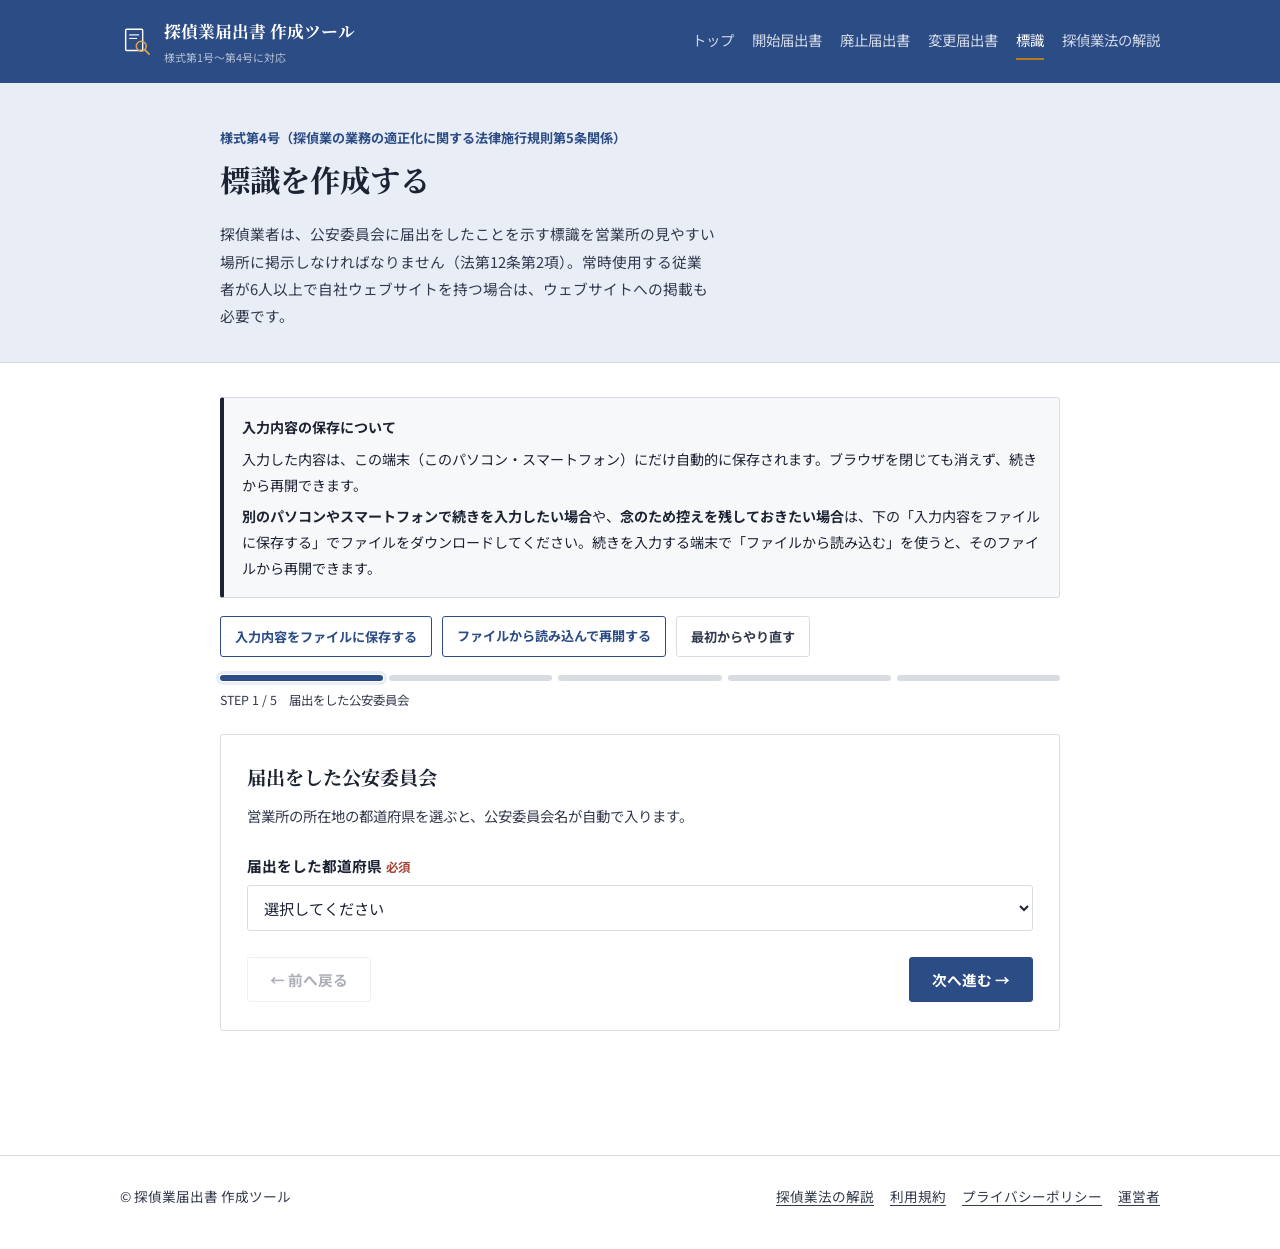
<file: form4.html>
<!DOCTYPE html>
<html lang="ja">
<head>
<meta charset="UTF-8">
<meta name="viewport" content="width=device-width, initial-scale=1.0">
<title>標識（様式第4号）の作成｜探偵業届出書 作成ツール</title>
<meta name="description" content="探偵業者が営業所に掲示する「標識」（施行規則別記様式第4号）を、画面の質問に沿って入力するだけで作成できます。ウェブサイトへの掲載にも利用できます。">
<link rel="canonical" href="https://leben-k.github.io/tantei/form4.html">
<link rel="icon" href="data:image/svg+xml,%3Csvg xmlns=%27http://www.w3.org/2000/svg%27 viewBox=%270 0 48 48%27%3E%3Crect x=%278%27 y=%276%27 width=%2724%27 height=%2730%27 rx=%271.5%27 fill=%27%23fff%27 stroke=%27%231c2333%27 stroke-width=%273%27/%3E%3Ccircle cx=%2730%27 cy=%2730%27 r=%277%27 fill=%27none%27 stroke=%27%23b9791c%27 stroke-width=%274%27/%3E%3Cline x1=%2735%27 y1=%2735%27 x2=%2742%27 y2=%2742%27 stroke=%27%23b9791c%27 stroke-width=%275%27 stroke-linecap=%27round%27/%3E%3C/svg%3E">
<link rel="stylesheet" href="assets/style.css">
</head>
<body>
<a class="skiplink" href="#main">本文へスキップ</a>

<header class="site-header">
  <div class="site-header__inner">
    <a class="brand" href="index.html">
      <svg class="brand__mark" viewBox="0 0 48 48" fill="none" xmlns="http://www.w3.org/2000/svg" aria-hidden="true">
        <rect x="8" y="6" width="24" height="30" rx="1.5" stroke="#ffffff" stroke-width="2"/>
        <line x1="13" y1="14" x2="27" y2="14" stroke="#ffffff" stroke-width="1.6"/>
        <line x1="13" y1="19" x2="24" y2="19" stroke="#ffffff" stroke-width="1.6"/>
        <circle cx="30" cy="30" r="7" stroke="#e0a24a" stroke-width="2.2"/>
        <line x1="35.2" y1="35.2" x2="41" y2="41" stroke="#e0a24a" stroke-width="2.4" stroke-linecap="round"/>
      </svg>
      <span class="brand__text">探偵業届出書 作成ツール<small>様式第1号〜第4号に対応</small></span>
    </a>
    <button class="nav-toggle" type="button" aria-label="メニューを開く" aria-expanded="false" aria-controls="gnav">☰</button>
    <nav class="gnav" id="gnav" aria-label="主要ナビゲーション">
      <a href="index.html">トップ</a>
      <a href="form1.html">開始届出書</a>
      <a href="form2.html">廃止届出書</a>
      <a href="form3.html">変更届出書</a>
      <a href="form4.html" aria-current="page">標識</a>
      <a href="guide.html">探偵業法の解説</a>
    </nav>
  </div>
</header>

<main id="main">
  <div class="wizard-shell" data-accent="sign">
    <div class="wizard-header">
      <div class="container">
        <p class="kicker">様式第4号（探偵業の業務の適正化に関する法律施行規則第5条関係）</p>
        <h1>標識を作成する</h1>
        <p style="color:var(--ink-soft);font-size:.92rem;max-width:62ch">探偵業者は、公安委員会に届出をしたことを示す標識を営業所の見やすい場所に掲示しなければなりません（法第12条第2項）。常時使用する従業者が6人以上で自社ウェブサイトを持つ場合は、ウェブサイトへの掲載も必要です。</p>
      </div>
    </div>
    <div class="wizard-body">
      <div class="container" id="wizardMount"></div>
    </div>
  </div>
</main>

<footer class="site-footer">
  <div class="site-footer__inner">
    <div>© 探偵業届出書 作成ツール</div>
    <div class="foot-links">
      <a href="guide.html">探偵業法の解説</a>
      <a href="terms.html">利用規約</a>
      <a href="privacy.html" rel="nofollow">プライバシーポリシー</a>
      <a href="operator.html">運営者</a>
    </div>
  </div>
</footer>

<script src="assets/common.js"></script>
<script src="assets/wizard.js"></script>
<script src="assets/nav.js"></script>
<script>
(function(){
  var T = Tantei;
  var config = {
    id: "form4",
    exportName: "探偵業標識_入力データ.json",
    steps: [
      {
        id:"dest", title:"届出をした公安委員会",
        desc:"営業所の所在地の都道府県を選ぶと、公安委員会名が自動で入ります。",
        fields:[
          {id:"pref", type:"prefecture", label:"届出をした都道府県", required:true}
        ]
      },
      {
        id:"receipt", title:"届出書の受理番号・提出年月日",
        desc:"開始届出時に交付された受理番号を記載します。過去に変更届出をしたことがある場合も、開始届出時の番号を記載してください。",
        fields:[
          {id:"receiptNo", type:"text", label:"届出書の受理番号", required:true},
          {id:"submitDate", type:"eradate", label:"届出書を提出した年月日", required:true}
        ]
      },
      {
        id:"name", title:"商号・名称又は氏名",
        fields:[
          {id:"name", type:"text", label:"商号、名称又は氏名", required:true}
        ]
      },
      {
        id:"office", title:"営業所の情報",
        fields:[
          {id:"officeName", type:"text", label:"営業所の名称", required:true},
          {id:"officeAddress", type:"text", label:"営業所の所在地", required:true, help:"入居する建物の名称及び営業所の建物内の位置（階数・部屋番号等）も記載してください。"},
          {id:"officeType", type:"radio", label:"営業所の種別", required:true, options:[
            {value:"main", label:"主たる営業所"},
            {value:"other", label:"その他の営業所"}
          ]}
        ]
      },
      {
        id:"ad", title:"広告・宣伝に使用する名称",
        fields:[
          {id:"noAdName", type:"checkbox", label:"広告等の名称", checkboxLabel:"商号・営業所名と同じ名称しか使わないため「無し」とする"},
          {id:"adName", type:"text", label:"広告又は宣伝をする場合に使用する名称", showIf:function(s){return !s.noAdName;}}
        ]
      }
    ],
    renderDocument: function(s, T){
      var commission = s.pref ? T.publicSafetyCommissionName(s.pref) : "○○県公安委員会";
      var adName = s.noAdName ? "無し" : (s.adName || "");
      var officeTypeLabel = s.officeType==="main" ? "主たる営業所" : (s.officeType==="other" ? "その他の営業所" : "");
      return (
        "<div style='border:3px solid #000;padding:24px'>" +
        "<div class='doc-title' style='letter-spacing:.6em;margin-bottom:20px'>標　識</div>" +
        "<table class='doc-table'><tbody>" +
        "<tr><th>届出書を提出した公安委員会の名称</th><td>" + T.esc(commission) + "</td></tr>" +
        "<tr><th>届出書の受理番号</th><td>" + T.esc(s.receiptNo) + "</td></tr>" +
        "<tr><th>届出書を提出した年月日</th><td>" + T.esc(T.eraDateText(s.submitDate)) + "</td></tr>" +
        "<tr><th>商号、名称又は氏名</th><td>" + T.esc(s.name) + "</td></tr>" +
        "<tr><th>営業所の名称</th><td>" + T.esc(s.officeName) + "</td></tr>" +
        "<tr><th>営業所の所在地</th><td>" + T.esc(s.officeAddress) + "</td></tr>" +
        "<tr><th>営業所の種別</th><td>" + T.esc(officeTypeLabel) + "</td></tr>" +
        "<tr><th>広告又は宣伝をする場合に使用する名称</th><td>" + T.esc(adName) + "</td></tr>" +
        "</tbody></table>" +
        "</div>" +
        "<p class='doc-note'>用紙は日本産業規格Ａ４の白色無地とし、黒色の文字・枠線で作成してください（感熱紙は使用しないでください）。営業所の見やすい場所に掲示してください。従業者が6人以上で、かつ自社のウェブサイトを管理している場合は、このページの内容をウェブサイトにも掲載してください。</p>"
      );
    }
  };

  new TanteiWizard(config, document.getElementById("wizardMount"));
})();
</script>
</body>
</html>
</file>
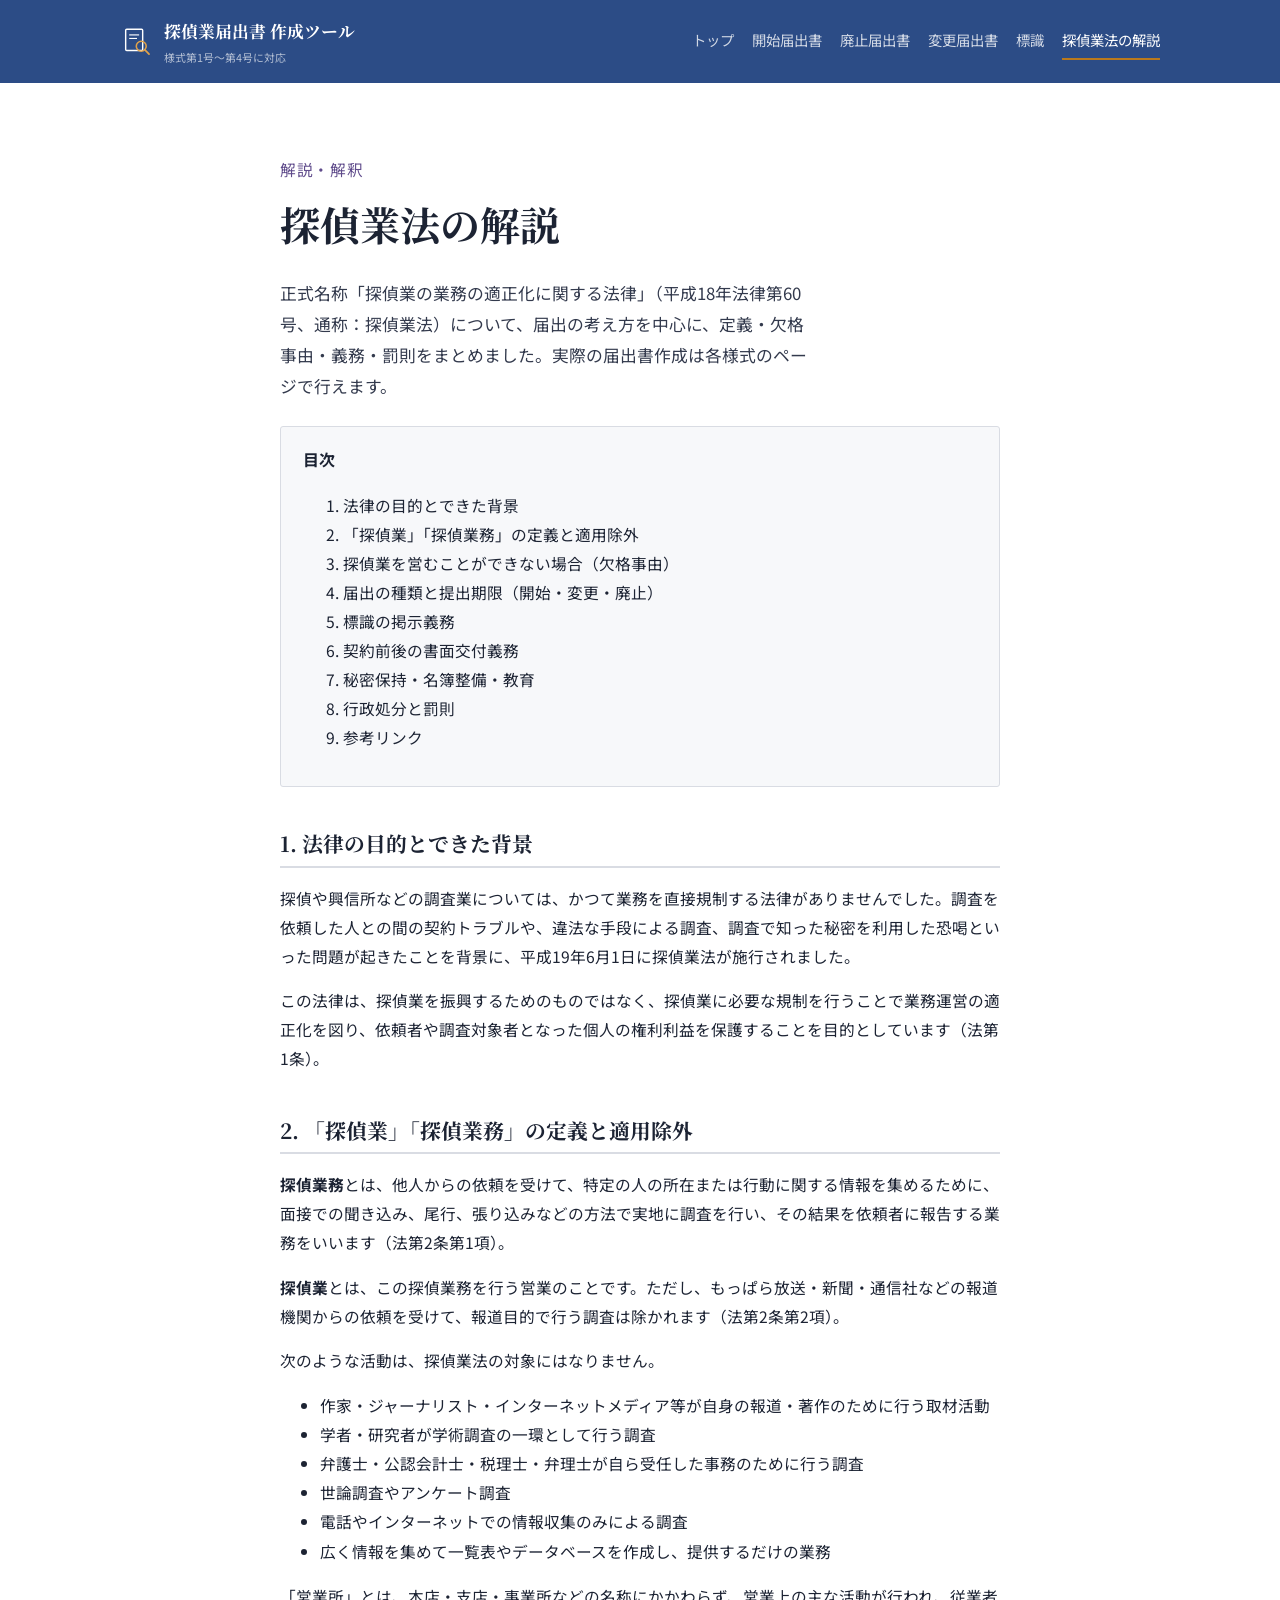
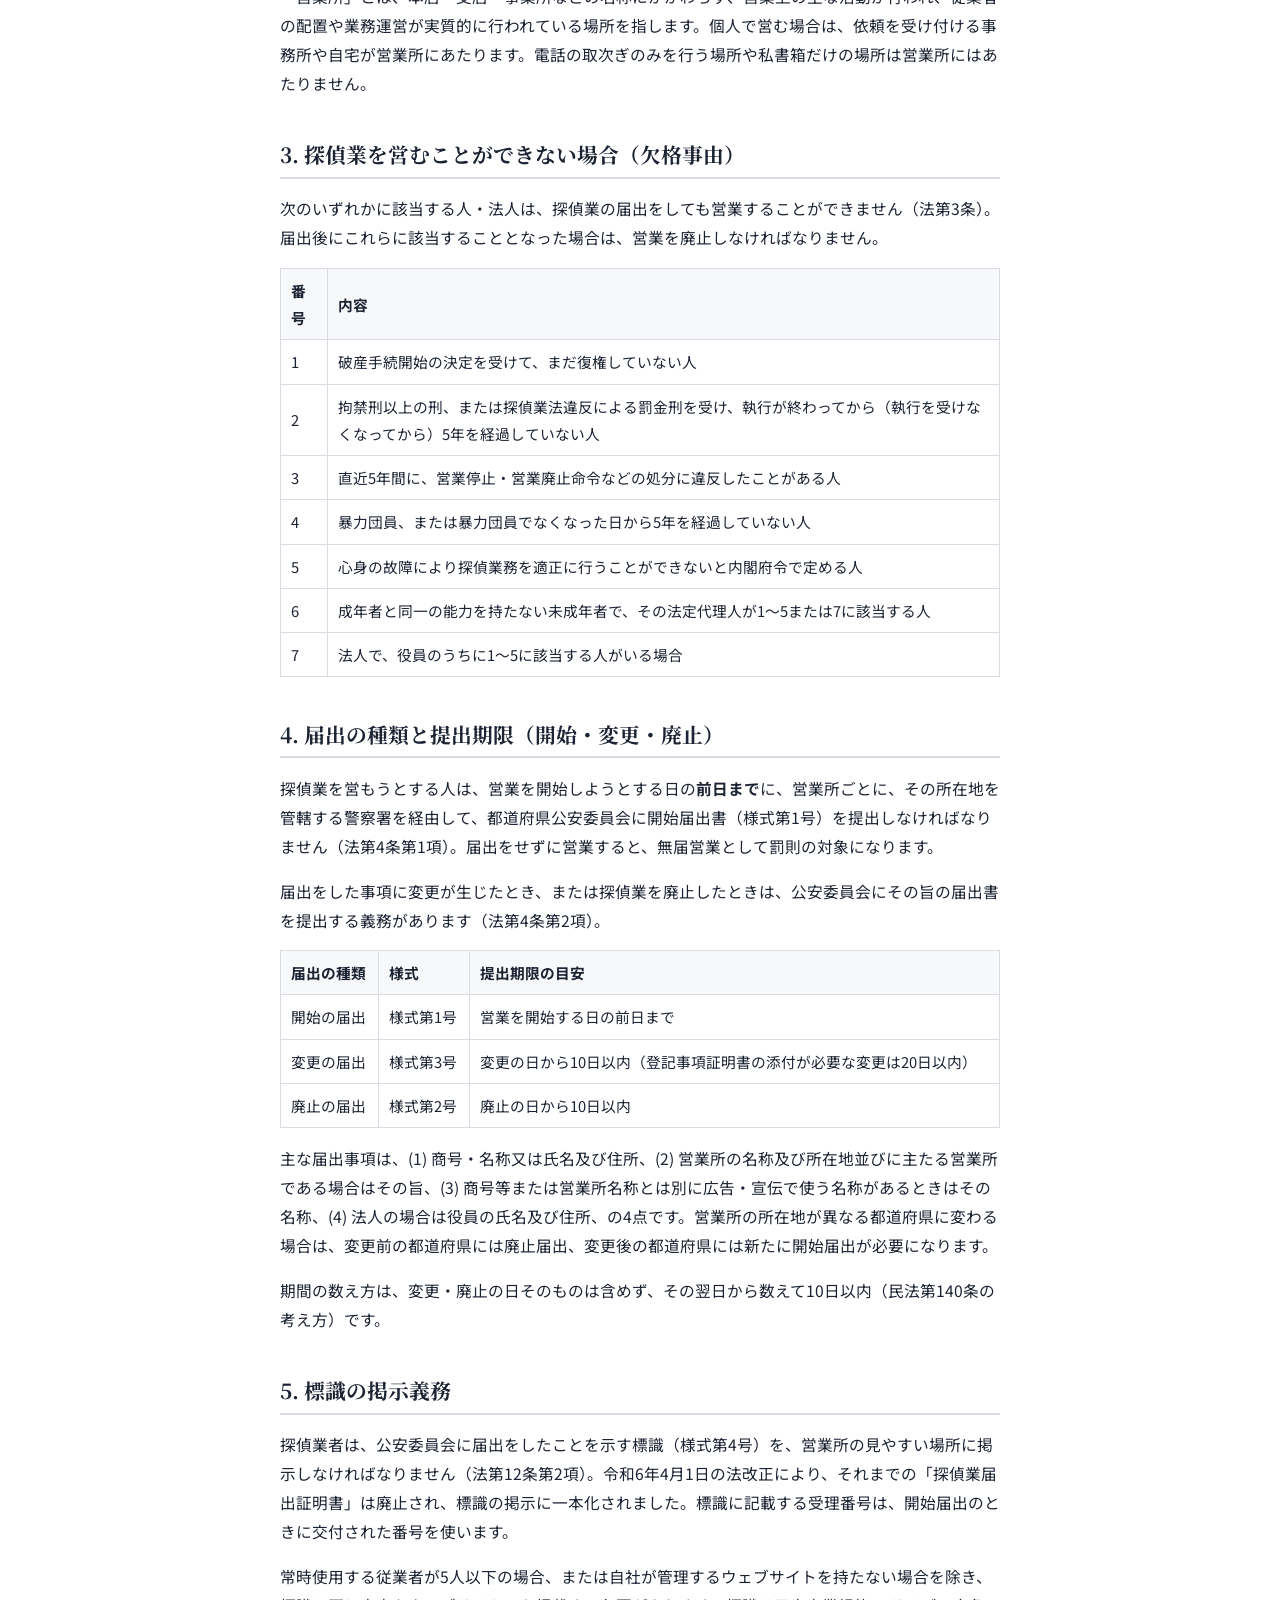
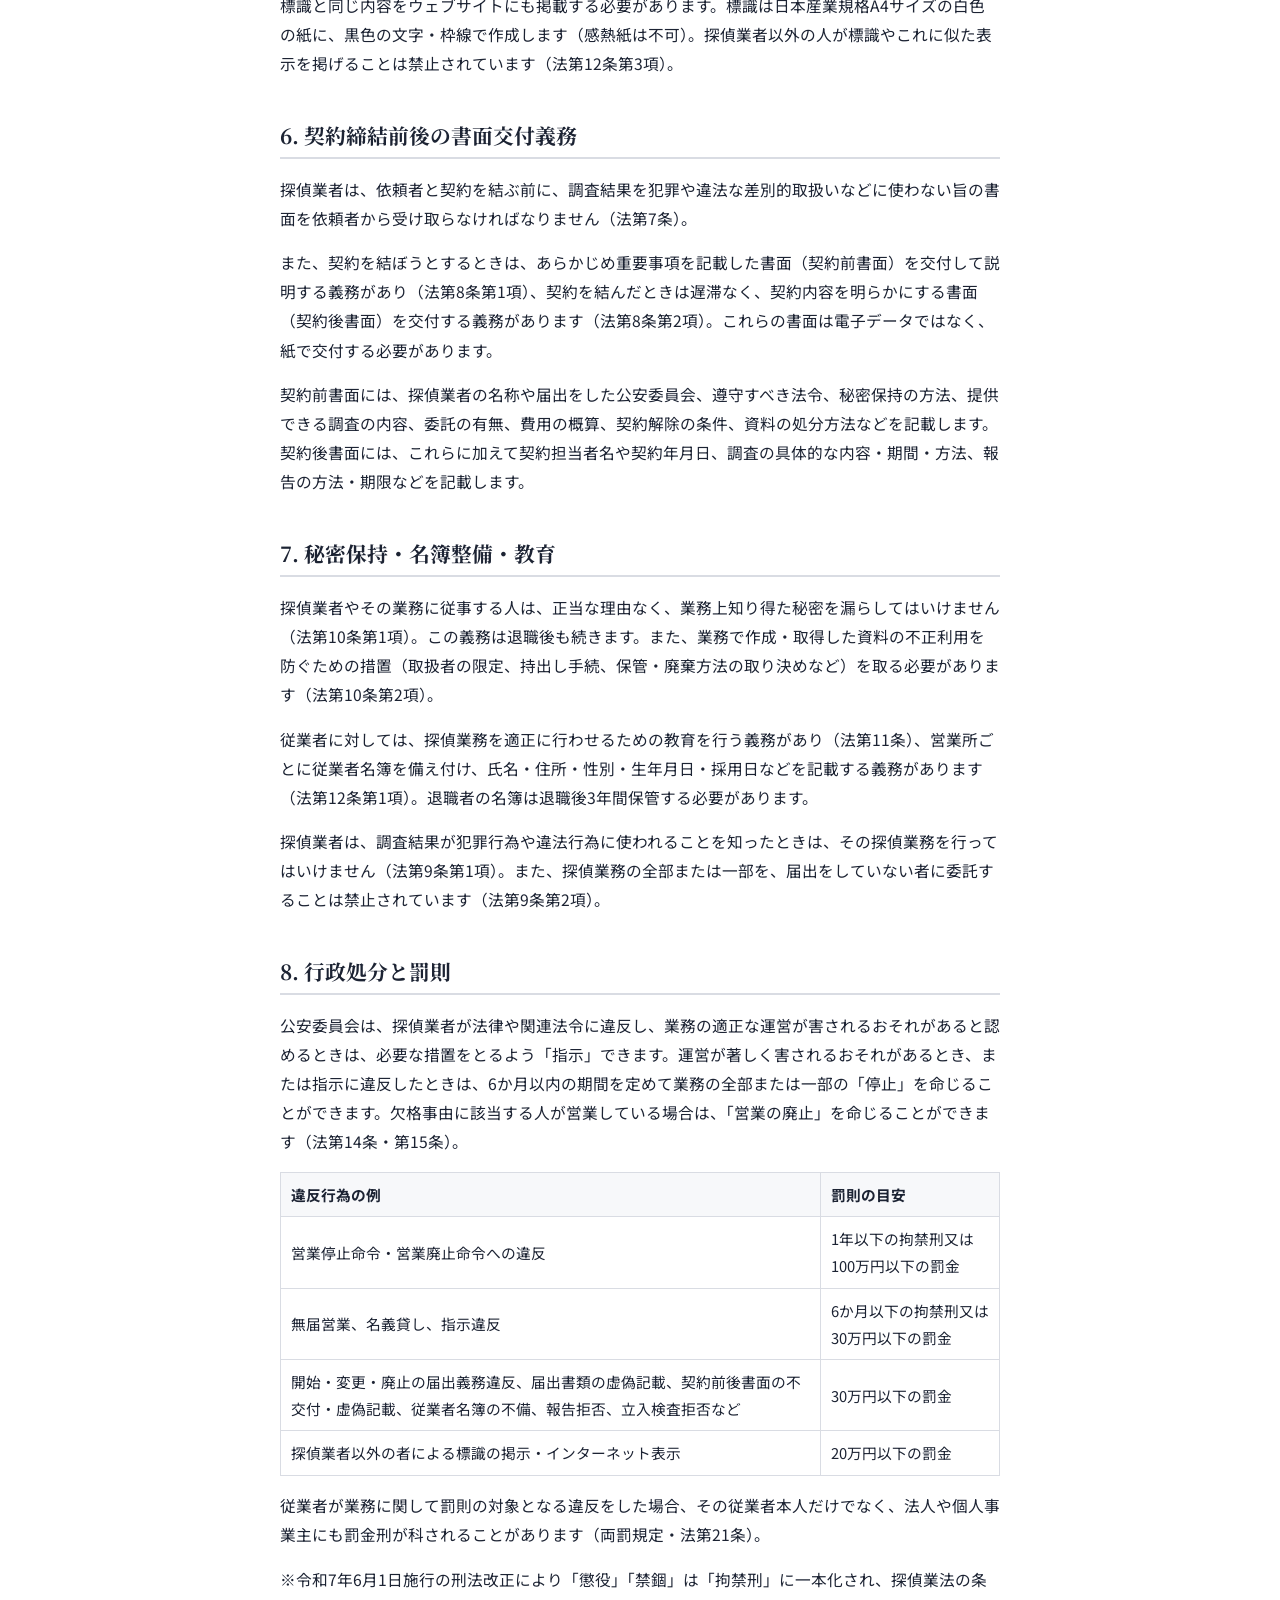
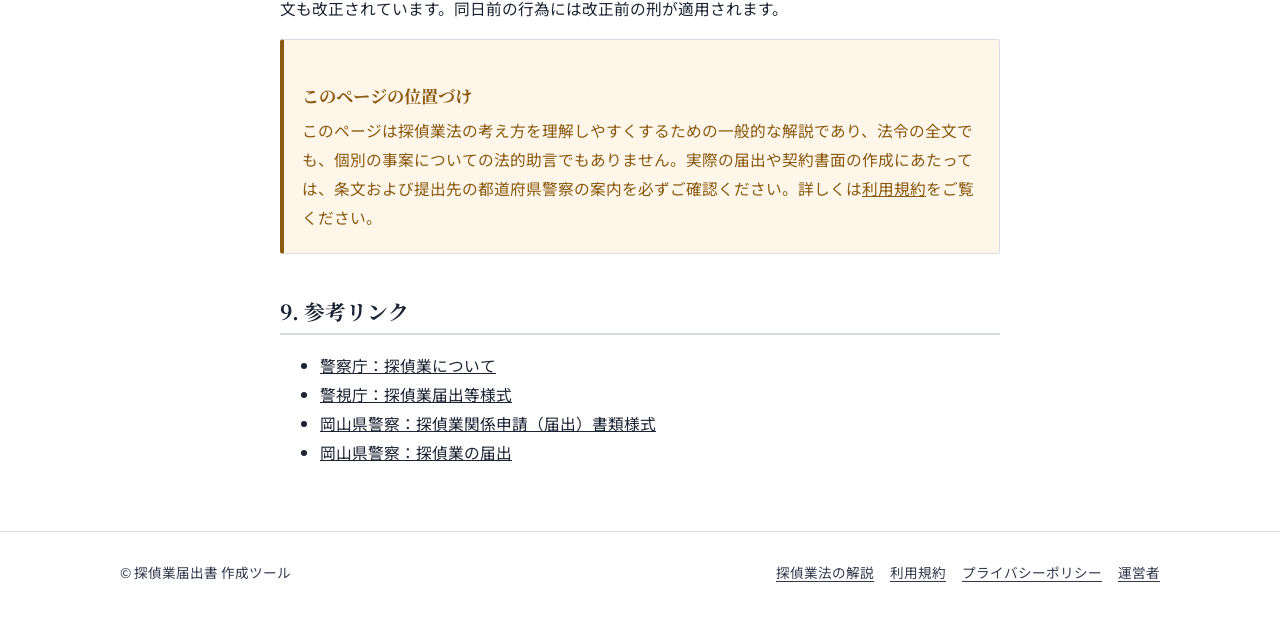
<file: guide.html>
<!DOCTYPE html>
<html lang="ja">
<head>
<meta charset="UTF-8">
<meta name="viewport" content="width=device-width, initial-scale=1.0">
<title>探偵業法の解説・解釈｜探偵業届出書 作成ツール</title>
<meta name="description" content="探偵業の業務の適正化に関する法律（探偵業法）の目的、探偵業・探偵業務の定義、欠格事由、届出義務、標識の掲示、契約時の書面交付義務、秘密保持、罰則などをわかりやすく整理して解説します。">
<link rel="canonical" href="https://leben-k.github.io/tantei/guide.html">
<link rel="icon" href="data:image/svg+xml,%3Csvg xmlns=%27http://www.w3.org/2000/svg%27 viewBox=%270 0 48 48%27%3E%3Crect x=%278%27 y=%276%27 width=%2724%27 height=%2730%27 rx=%271.5%27 fill=%27%23fff%27 stroke=%27%231c2333%27 stroke-width=%273%27/%3E%3Ccircle cx=%2730%27 cy=%2730%27 r=%277%27 fill=%27none%27 stroke=%27%23b9791c%27 stroke-width=%274%27/%3E%3Cline x1=%2735%27 y1=%2735%27 x2=%2742%27 y2=%2742%27 stroke=%27%23b9791c%27 stroke-width=%275%27 stroke-linecap=%27round%27/%3E%3C/svg%3E">
<link rel="stylesheet" href="assets/style.css">
</head>
<body>
<a class="skiplink" href="#main">本文へスキップ</a>

<header class="site-header">
  <div class="site-header__inner">
    <a class="brand" href="index.html">
      <svg class="brand__mark" viewBox="0 0 48 48" fill="none" xmlns="http://www.w3.org/2000/svg" aria-hidden="true">
        <rect x="8" y="6" width="24" height="30" rx="1.5" stroke="#ffffff" stroke-width="2"/>
        <line x1="13" y1="14" x2="27" y2="14" stroke="#ffffff" stroke-width="1.6"/>
        <line x1="13" y1="19" x2="24" y2="19" stroke="#ffffff" stroke-width="1.6"/>
        <circle cx="30" cy="30" r="7" stroke="#e0a24a" stroke-width="2.2"/>
        <line x1="35.2" y1="35.2" x2="41" y2="41" stroke="#e0a24a" stroke-width="2.4" stroke-linecap="round"/>
      </svg>
      <span class="brand__text">探偵業届出書 作成ツール<small>様式第1号〜第4号に対応</small></span>
    </a>
    <button class="nav-toggle" type="button" aria-label="メニューを開く" aria-expanded="false" aria-controls="gnav">☰</button>
    <nav class="gnav" id="gnav" aria-label="主要ナビゲーション">
      <a href="index.html">トップ</a>
      <a href="form1.html">開始届出書</a>
      <a href="form2.html">廃止届出書</a>
      <a href="form3.html">変更届出書</a>
      <a href="form4.html">標識</a>
      <a href="guide.html" aria-current="page">探偵業法の解説</a>
    </nav>
  </div>
</header>

<main id="main">
  <section class="hero" style="padding-bottom:0">
    <div class="container prose">
      <p class="hero__eyebrow" style="color:var(--a-guide)">解説・解釈</p>
      <h1>探偵業法の解説</h1>
      <p class="lead">正式名称「探偵業の業務の適正化に関する法律」（平成18年法律第60号、通称：探偵業法）について、届出の考え方を中心に、定義・欠格事由・義務・罰則をまとめました。実際の届出書作成は各様式のページで行えます。</p>

      <div class="toc">
        <strong>目次</strong>
        <ol>
          <li><a href="#purpose">法律の目的とできた背景</a></li>
          <li><a href="#definition">「探偵業」「探偵業務」の定義と適用除外</a></li>
          <li><a href="#kekkaku">探偵業を営むことができない場合（欠格事由）</a></li>
          <li><a href="#todokede">届出の種類と提出期限（開始・変更・廃止）</a></li>
          <li><a href="#hyoushiki">標識の掲示義務</a></li>
          <li><a href="#keiyaku">契約前後の書面交付義務</a></li>
          <li><a href="#himitsu">秘密保持・名簿整備・教育</a></li>
          <li><a href="#bassoku">行政処分と罰則</a></li>
          <li><a href="#sanko">参考リンク</a></li>
        </ol>
      </div>

      <h2 id="purpose">1. 法律の目的とできた背景</h2>
      <p>探偵や興信所などの調査業については、かつて業務を直接規制する法律がありませんでした。調査を依頼した人との間の契約トラブルや、違法な手段による調査、調査で知った秘密を利用した恐喝といった問題が起きたことを背景に、平成19年6月1日に探偵業法が施行されました。</p>
      <p>この法律は、探偵業を振興するためのものではなく、探偵業に必要な規制を行うことで業務運営の適正化を図り、依頼者や調査対象者となった個人の権利利益を保護することを目的としています（法第1条）。</p>

      <h2 id="definition">2. 「探偵業」「探偵業務」の定義と適用除外</h2>
      <p><strong>探偵業務</strong>とは、他人からの依頼を受けて、特定の人の所在または行動に関する情報を集めるために、面接での聞き込み、尾行、張り込みなどの方法で実地に調査を行い、その結果を依頼者に報告する業務をいいます（法第2条第1項）。</p>
      <p><strong>探偵業</strong>とは、この探偵業務を行う営業のことです。ただし、もっぱら放送・新聞・通信社などの報道機関からの依頼を受けて、報道目的で行う調査は除かれます（法第2条第2項）。</p>
      <p>次のような活動は、探偵業法の対象にはなりません。</p>
      <ul>
        <li>作家・ジャーナリスト・インターネットメディア等が自身の報道・著作のために行う取材活動</li>
        <li>学者・研究者が学術調査の一環として行う調査</li>
        <li>弁護士・公認会計士・税理士・弁理士が自ら受任した事務のために行う調査</li>
        <li>世論調査やアンケート調査</li>
        <li>電話やインターネットでの情報収集のみによる調査</li>
        <li>広く情報を集めて一覧表やデータベースを作成し、提供するだけの業務</li>
      </ul>
      <p>「営業所」とは、本店・支店・事業所などの名称にかかわらず、営業上の主な活動が行われ、従業者の配置や業務運営が実質的に行われている場所を指します。個人で営む場合は、依頼を受け付ける事務所や自宅が営業所にあたります。電話の取次ぎのみを行う場所や私書箱だけの場所は営業所にはあたりません。</p>

      <h2 id="kekkaku">3. 探偵業を営むことができない場合（欠格事由）</h2>
      <p>次のいずれかに該当する人・法人は、探偵業の届出をしても営業することができません（法第3条）。届出後にこれらに該当することとなった場合は、営業を廃止しなければなりません。</p>
      <table>
        <tr><th>番号</th><th>内容</th></tr>
        <tr><td>1</td><td>破産手続開始の決定を受けて、まだ復権していない人</td></tr>
        <tr><td>2</td><td>拘禁刑以上の刑、または探偵業法違反による罰金刑を受け、執行が終わってから（執行を受けなくなってから）5年を経過していない人</td></tr>
        <tr><td>3</td><td>直近5年間に、営業停止・営業廃止命令などの処分に違反したことがある人</td></tr>
        <tr><td>4</td><td>暴力団員、または暴力団員でなくなった日から5年を経過していない人</td></tr>
        <tr><td>5</td><td>心身の故障により探偵業務を適正に行うことができないと内閣府令で定める人</td></tr>
        <tr><td>6</td><td>成年者と同一の能力を持たない未成年者で、その法定代理人が1〜5または7に該当する人</td></tr>
        <tr><td>7</td><td>法人で、役員のうちに1〜5に該当する人がいる場合</td></tr>
      </table>

      <h2 id="todokede">4. 届出の種類と提出期限（開始・変更・廃止）</h2>
      <p>探偵業を営もうとする人は、営業を開始しようとする日の<strong>前日まで</strong>に、営業所ごとに、その所在地を管轄する警察署を経由して、都道府県公安委員会に開始届出書（様式第1号）を提出しなければなりません（法第4条第1項）。届出をせずに営業すると、無届営業として罰則の対象になります。</p>
      <p>届出をした事項に変更が生じたとき、または探偵業を廃止したときは、公安委員会にその旨の届出書を提出する義務があります（法第4条第2項）。</p>
      <table>
        <tr><th>届出の種類</th><th>様式</th><th>提出期限の目安</th></tr>
        <tr><td>開始の届出</td><td>様式第1号</td><td>営業を開始する日の前日まで</td></tr>
        <tr><td>変更の届出</td><td>様式第3号</td><td>変更の日から10日以内（登記事項証明書の添付が必要な変更は20日以内）</td></tr>
        <tr><td>廃止の届出</td><td>様式第2号</td><td>廃止の日から10日以内</td></tr>
      </table>
      <p>主な届出事項は、(1) 商号・名称又は氏名及び住所、(2) 営業所の名称及び所在地並びに主たる営業所である場合はその旨、(3) 商号等または営業所名称とは別に広告・宣伝で使う名称があるときはその名称、(4) 法人の場合は役員の氏名及び住所、の4点です。営業所の所在地が異なる都道府県に変わる場合は、変更前の都道府県には廃止届出、変更後の都道府県には新たに開始届出が必要になります。</p>
      <p>期間の数え方は、変更・廃止の日そのものは含めず、その翌日から数えて10日以内（民法第140条の考え方）です。</p>

      <h2 id="hyoushiki">5. 標識の掲示義務</h2>
      <p>探偵業者は、公安委員会に届出をしたことを示す標識（様式第4号）を、営業所の見やすい場所に掲示しなければなりません（法第12条第2項）。令和6年4月1日の法改正により、それまでの「探偵業届出証明書」は廃止され、標識の掲示に一本化されました。標識に記載する受理番号は、開始届出のときに交付された番号を使います。</p>
      <p>常時使用する従業者が5人以下の場合、または自社が管理するウェブサイトを持たない場合を除き、標識と同じ内容をウェブサイトにも掲載する必要があります。標識は日本産業規格A4サイズの白色の紙に、黒色の文字・枠線で作成します（感熱紙は不可）。探偵業者以外の人が標識やこれに似た表示を掲げることは禁止されています（法第12条第3項）。</p>

      <h2 id="keiyaku">6. 契約締結前後の書面交付義務</h2>
      <p>探偵業者は、依頼者と契約を結ぶ前に、調査結果を犯罪や違法な差別的取扱いなどに使わない旨の書面を依頼者から受け取らなければなりません（法第7条）。</p>
      <p>また、契約を結ぼうとするときは、あらかじめ重要事項を記載した書面（契約前書面）を交付して説明する義務があり（法第8条第1項）、契約を結んだときは遅滞なく、契約内容を明らかにする書面（契約後書面）を交付する義務があります（法第8条第2項）。これらの書面は電子データではなく、紙で交付する必要があります。</p>
      <p>契約前書面には、探偵業者の名称や届出をした公安委員会、遵守すべき法令、秘密保持の方法、提供できる調査の内容、委託の有無、費用の概算、契約解除の条件、資料の処分方法などを記載します。契約後書面には、これらに加えて契約担当者名や契約年月日、調査の具体的な内容・期間・方法、報告の方法・期限などを記載します。</p>

      <h2 id="himitsu">7. 秘密保持・名簿整備・教育</h2>
      <p>探偵業者やその業務に従事する人は、正当な理由なく、業務上知り得た秘密を漏らしてはいけません（法第10条第1項）。この義務は退職後も続きます。また、業務で作成・取得した資料の不正利用を防ぐための措置（取扱者の限定、持出し手続、保管・廃棄方法の取り決めなど）を取る必要があります（法第10条第2項）。</p>
      <p>従業者に対しては、探偵業務を適正に行わせるための教育を行う義務があり（法第11条）、営業所ごとに従業者名簿を備え付け、氏名・住所・性別・生年月日・採用日などを記載する義務があります（法第12条第1項）。退職者の名簿は退職後3年間保管する必要があります。</p>
      <p>探偵業者は、調査結果が犯罪行為や違法行為に使われることを知ったときは、その探偵業務を行ってはいけません（法第9条第1項）。また、探偵業務の全部または一部を、届出をしていない者に委託することは禁止されています（法第9条第2項）。</p>

      <h2 id="bassoku">8. 行政処分と罰則</h2>
      <p>公安委員会は、探偵業者が法律や関連法令に違反し、業務の適正な運営が害されるおそれがあると認めるときは、必要な措置をとるよう「指示」できます。運営が著しく害されるおそれがあるとき、または指示に違反したときは、6か月以内の期間を定めて業務の全部または一部の「停止」を命じることができます。欠格事由に該当する人が営業している場合は、「営業の廃止」を命じることができます（法第14条・第15条）。</p>
      <table>
        <tr><th>違反行為の例</th><th>罰則の目安</th></tr>
        <tr><td>営業停止命令・営業廃止命令への違反</td><td>1年以下の拘禁刑又は100万円以下の罰金</td></tr>
        <tr><td>無届営業、名義貸し、指示違反</td><td>6か月以下の拘禁刑又は30万円以下の罰金</td></tr>
        <tr><td>開始・変更・廃止の届出義務違反、届出書類の虚偽記載、契約前後書面の不交付・虚偽記載、従業者名簿の不備、報告拒否、立入検査拒否など</td><td>30万円以下の罰金</td></tr>
        <tr><td>探偵業者以外の者による標識の掲示・インターネット表示</td><td>20万円以下の罰金</td></tr>
      </table>
      <p>従業者が業務に関して罰則の対象となる違反をした場合、その従業者本人だけでなく、法人や個人事業主にも罰金刑が科されることがあります（両罰規定・法第21条）。</p>
      <p>※令和7年6月1日施行の刑法改正により「懲役」「禁錮」は「拘禁刑」に一本化され、探偵業法の条文も改正されています。同日前の行為には改正前の刑が適用されます。</p>

      <div class="callout callout--warn">
        <h3>このページの位置づけ</h3>
        <p>このページは探偵業法の考え方を理解しやすくするための一般的な解説であり、法令の全文でも、個別の事案についての法的助言でもありません。実際の届出や契約書面の作成にあたっては、条文および提出先の都道府県警察の案内を必ずご確認ください。詳しくは<a href="terms.html">利用規約</a>をご覧ください。</p>
      </div>

      <h2 id="sanko">9. 参考リンク</h2>
      <ul>
        <li><a href="https://www.npa.go.jp/bureau/safetylife/tanteigyou/index.html" target="_blank" rel="noopener">警察庁：探偵業について</a></li>
        <li><a href="https://www.keishicho.metro.tokyo.lg.jp/tetsuzuki/tantei/shinsei_tantei.html" target="_blank" rel="noopener">警視庁：探偵業届出等様式</a></li>
        <li><a href="https://www.pref.okayama.jp/page/538718.html" target="_blank" rel="noopener">岡山県警察：探偵業関係申請（届出）書類様式</a></li>
        <li><a href="https://www.pref.okayama.jp/page/detail-72819.html" target="_blank" rel="noopener">岡山県警察：探偵業の届出</a></li>
      </ul>
    </div>
  </section>
</main>

<footer class="site-footer">
  <div class="site-footer__inner">
    <div>© 探偵業届出書 作成ツール</div>
    <div class="foot-links">
      <a href="guide.html">探偵業法の解説</a>
      <a href="terms.html">利用規約</a>
      <a href="privacy.html" rel="nofollow">プライバシーポリシー</a>
      <a href="operator.html">運営者</a>
    </div>
  </div>
</footer>
<script src="assets/nav.js"></script>
</body>
</html>
</file>
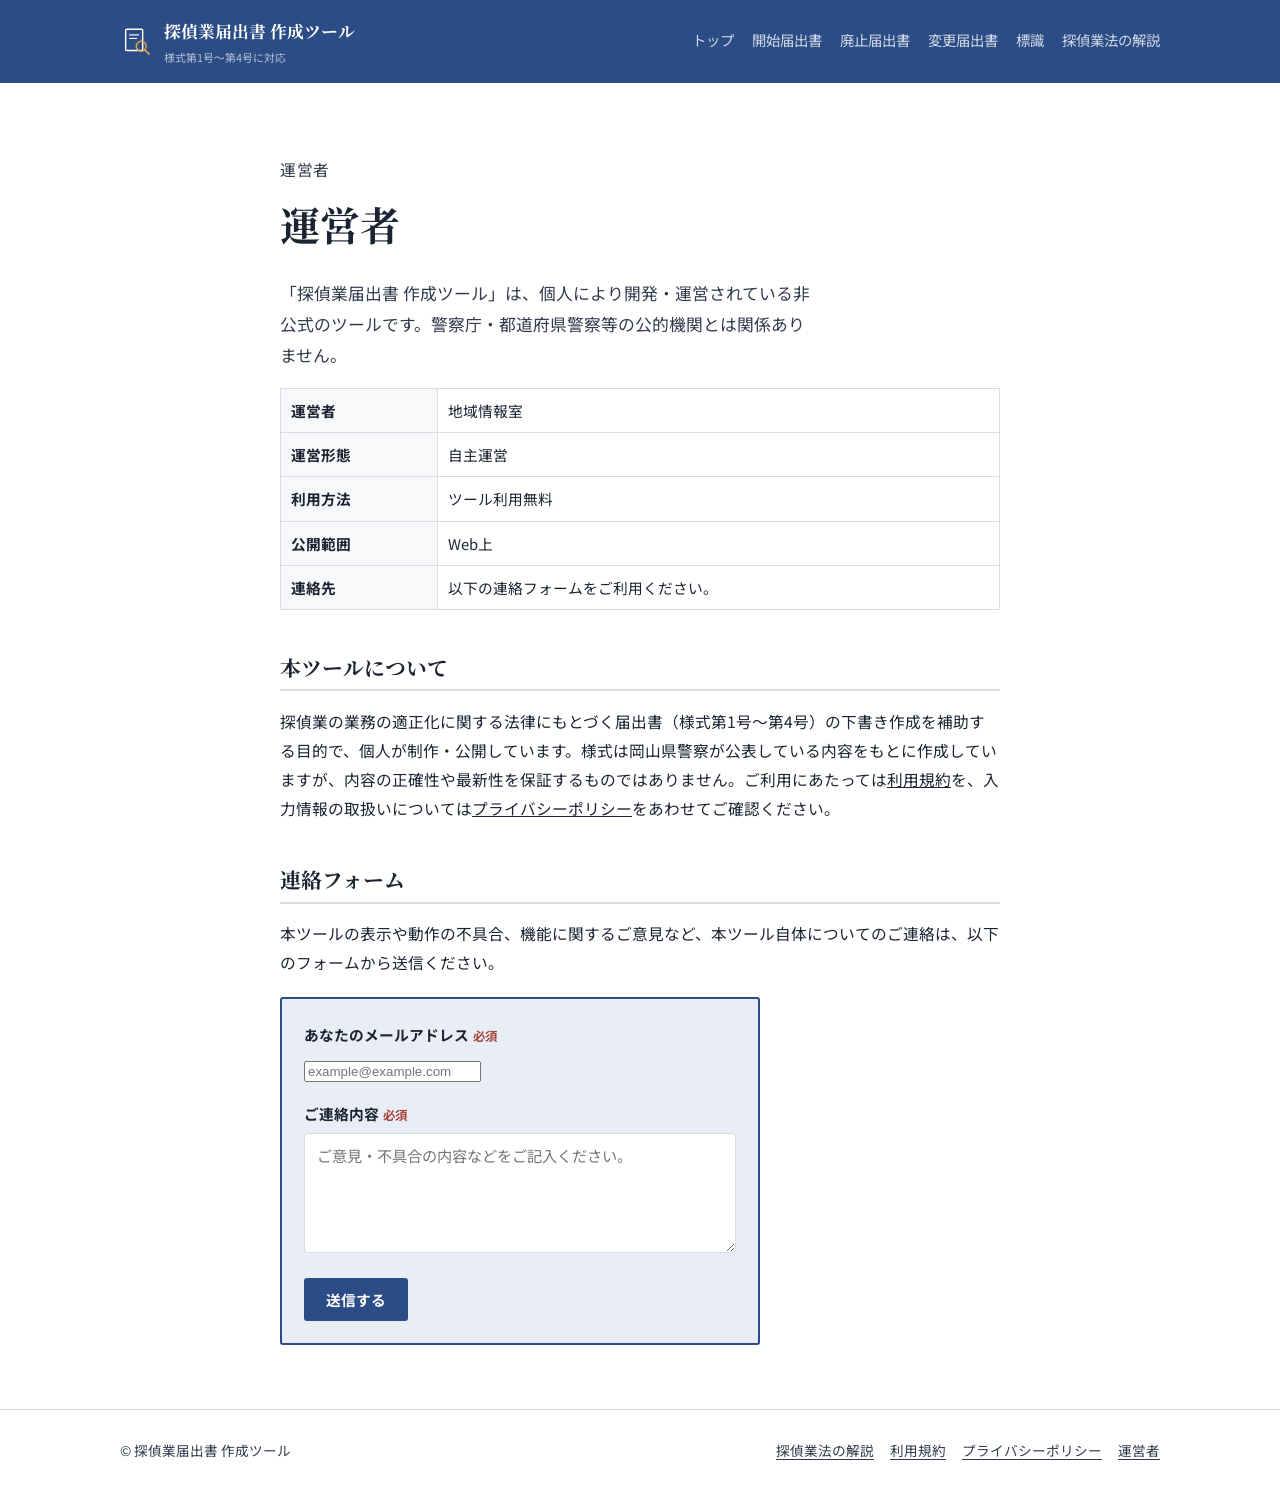
<file: operator.html>
<!DOCTYPE html>
<html lang="ja">
<head>
<meta charset="UTF-8">
<meta name="viewport" content="width=device-width, initial-scale=1.0">
<title>運営者｜探偵業届出書 作成ツール</title>
<meta name="description" content="「探偵業届出書 作成ツール」の運営者情報と、ご意見・不具合のご報告をお送りいただけるご連絡フォームのページです。">
<link rel="canonical" href="https://leben-k.github.io/tantei/operator.html">
<link rel="icon" href="data:image/svg+xml,%3Csvg xmlns=%27http://www.w3.org/2000/svg%27 viewBox=%270 0 48 48%27%3E%3Crect x=%278%27 y=%276%27 width=%2724%27 height=%2730%27 rx=%271.5%27 fill=%27%23fff%27 stroke=%27%231c2333%27 stroke-width=%273%27/%3E%3Ccircle cx=%2730%27 cy=%2730%27 r=%277%27 fill=%27none%27 stroke=%27%23b9791c%27 stroke-width=%274%27/%3E%3Cline x1=%2735%27 y1=%2735%27 x2=%2742%27 y2=%2742%27 stroke=%27%23b9791c%27 stroke-width=%275%27 stroke-linecap=%27round%27/%3E%3C/svg%3E">
<link rel="stylesheet" href="assets/style.css">
</head>
<body>
<a class="skiplink" href="#main">本文へスキップ</a>

<header class="site-header">
  <div class="site-header__inner">
    <a class="brand" href="index.html">
      <svg class="brand__mark" viewBox="0 0 48 48" fill="none" xmlns="http://www.w3.org/2000/svg" aria-hidden="true">
        <rect x="8" y="6" width="24" height="30" rx="1.5" stroke="#ffffff" stroke-width="2"/>
        <line x1="13" y1="14" x2="27" y2="14" stroke="#ffffff" stroke-width="1.6"/>
        <line x1="13" y1="19" x2="24" y2="19" stroke="#ffffff" stroke-width="1.6"/>
        <circle cx="30" cy="30" r="7" stroke="#e0a24a" stroke-width="2.2"/>
        <line x1="35.2" y1="35.2" x2="41" y2="41" stroke="#e0a24a" stroke-width="2.4" stroke-linecap="round"/>
      </svg>
      <span class="brand__text">探偵業届出書 作成ツール<small>様式第1号〜第4号に対応</small></span>
    </a>
    <button class="nav-toggle" type="button" aria-label="メニューを開く" aria-expanded="false" aria-controls="gnav">☰</button>
    <nav class="gnav" id="gnav" aria-label="主要ナビゲーション">
      <a href="index.html">トップ</a>
      <a href="form1.html">開始届出書</a>
      <a href="form2.html">廃止届出書</a>
      <a href="form3.html">変更届出書</a>
      <a href="form4.html">標識</a>
      <a href="guide.html">探偵業法の解説</a>
    </nav>
  </div>
</header>

<main id="main">
  <section class="hero" style="padding-bottom:0">
    <div class="container prose">
      <p class="hero__eyebrow">運営者</p>
      <h1>運営者</h1>
      <p class="lead">「探偵業届出書 作成ツール」は、個人により開発・運営されている非公式のツールです。警察庁・都道府県警察等の公的機関とは関係ありません。</p>

      <table>
        <tbody>
          <tr><th>運営者</th><td>地域情報室</td></tr>
          <tr><th>運営形態</th><td>自主運営</td></tr>
          <tr><th>利用方法</th><td>ツール利用無料</td></tr>
          <tr><th>公開範囲</th><td>Web上</td></tr>
          <tr><th>連絡先</th><td>以下の連絡フォームをご利用ください。</td></tr>
        </tbody>
      </table>

      <h2>本ツールについて</h2>
      <p>探偵業の業務の適正化に関する法律にもとづく届出書（様式第1号〜第4号）の下書き作成を補助する目的で、個人が制作・公開しています。様式は岡山県警察が公表している内容をもとに作成していますが、内容の正確性や最新性を保証するものではありません。ご利用にあたっては<a href="terms.html">利用規約</a>を、入力情報の取扱いについては<a href="privacy.html" rel="nofollow">プライバシーポリシー</a>をあわせてご確認ください。</p>

      <h2>連絡フォーム</h2>
      <p>本ツールの表示や動作の不具合、機能に関するご意見など、本ツール自体についてのご連絡は、以下のフォームから送信ください。</p>

      <form class="contact-form" action="https://formspree.io/f/mqpkdrao" method="POST">
        <div class="field">
          <label class="field-label" for="contact-email">あなたのメールアドレス<span class="req">必須</span></label>
          <input type="email" id="contact-email" name="email" required placeholder="example@example.com">
        </div>
        <div class="field">
          <label class="field-label" for="contact-message">ご連絡内容<span class="req">必須</span></label>
          <textarea id="contact-message" name="message" required placeholder="ご意見・不具合の内容などをご記入ください。"></textarea>
        </div>
        <input type="hidden" name="_subject" value="【探偵業届出書 作成ツール】ご連絡">
        <input type="text" name="_gotcha" style="position:absolute;left:-9999px" tabindex="-1" autocomplete="off" aria-hidden="true">
        <button type="submit" class="btn">送信する</button>
      </form>
    </div>
  </section>
</main>

<footer class="site-footer">
  <div class="site-footer__inner">
    <div>© 探偵業届出書 作成ツール</div>
    <div class="foot-links">
      <a href="guide.html">探偵業法の解説</a>
      <a href="terms.html">利用規約</a>
      <a href="privacy.html" rel="nofollow">プライバシーポリシー</a>
      <a href="operator.html" aria-current="page">運営者</a>
    </div>
  </div>
</footer>
<script src="assets/nav.js"></script>
</body>
</html>
</file>
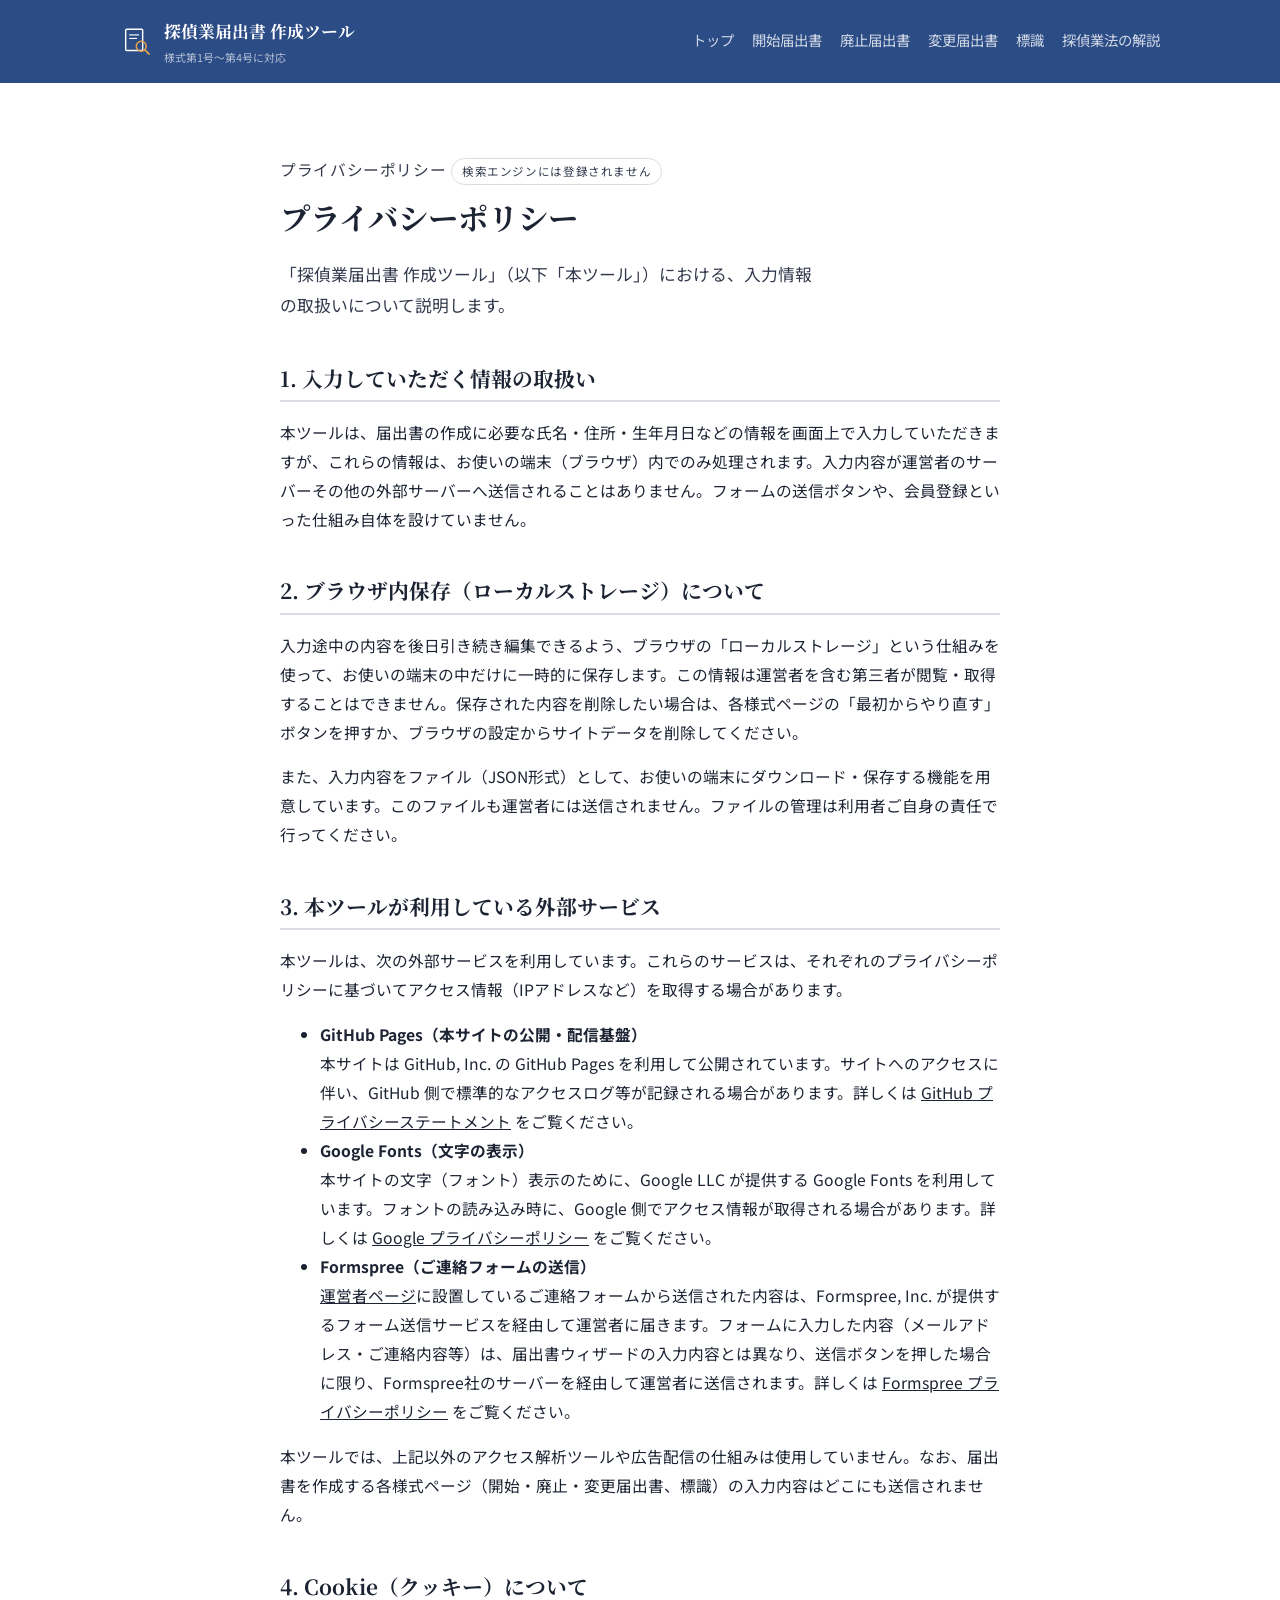
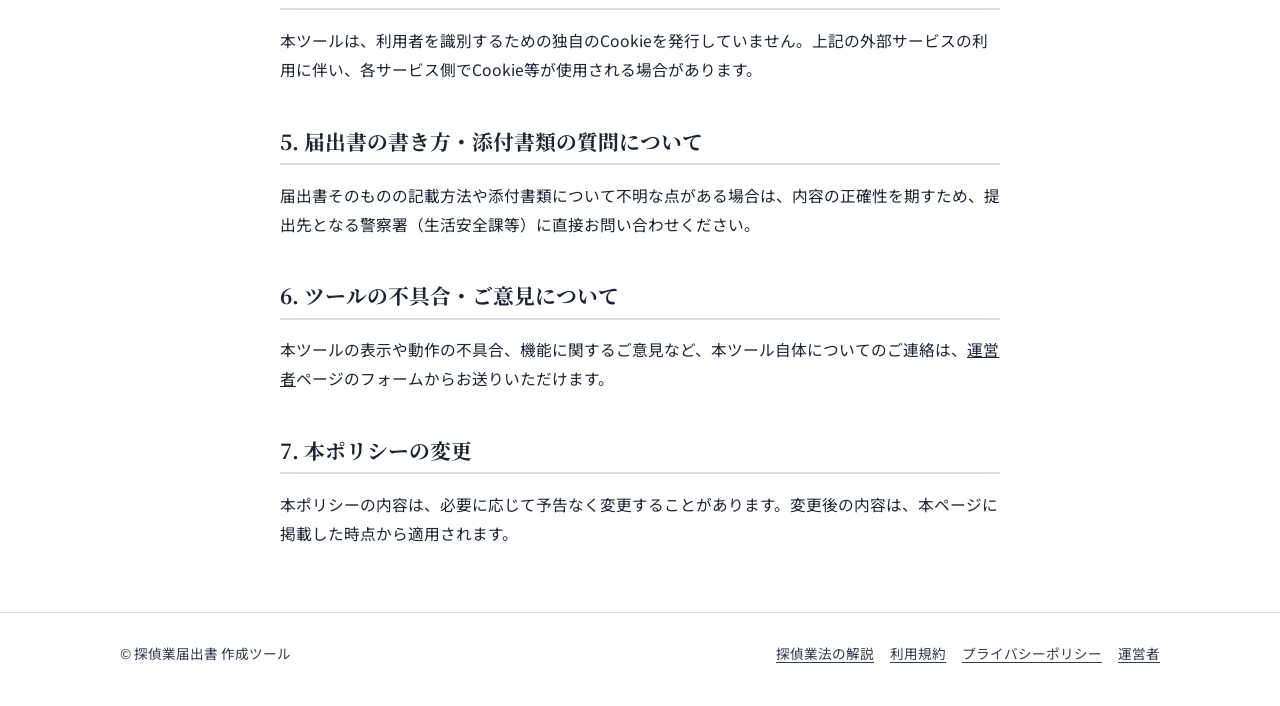
<file: privacy.html>
<!DOCTYPE html>
<html lang="ja">
<head>
<meta charset="UTF-8">
<meta name="viewport" content="width=device-width, initial-scale=1.0">
<title>プライバシーポリシー｜探偵業届出書 作成ツール</title>
<meta name="robots" content="noindex,nofollow">
<link rel="icon" href="data:image/svg+xml,%3Csvg xmlns=%27http://www.w3.org/2000/svg%27 viewBox=%270 0 48 48%27%3E%3Crect x=%278%27 y=%276%27 width=%2724%27 height=%2730%27 rx=%271.5%27 fill=%27%23fff%27 stroke=%27%231c2333%27 stroke-width=%273%27/%3E%3Ccircle cx=%2730%27 cy=%2730%27 r=%277%27 fill=%27none%27 stroke=%27%23b9791c%27 stroke-width=%274%27/%3E%3Cline x1=%2735%27 y1=%2735%27 x2=%2742%27 y2=%2742%27 stroke=%27%23b9791c%27 stroke-width=%275%27 stroke-linecap=%27round%27/%3E%3C/svg%3E">
<link rel="stylesheet" href="assets/style.css">
</head>
<body>
<a class="skiplink" href="#main">本文へスキップ</a>

<header class="site-header">
  <div class="site-header__inner">
    <a class="brand" href="index.html">
      <svg class="brand__mark" viewBox="0 0 48 48" fill="none" xmlns="http://www.w3.org/2000/svg" aria-hidden="true">
        <rect x="8" y="6" width="24" height="30" rx="1.5" stroke="#ffffff" stroke-width="2"/>
        <line x1="13" y1="14" x2="27" y2="14" stroke="#ffffff" stroke-width="1.6"/>
        <line x1="13" y1="19" x2="24" y2="19" stroke="#ffffff" stroke-width="1.6"/>
        <circle cx="30" cy="30" r="7" stroke="#e0a24a" stroke-width="2.2"/>
        <line x1="35.2" y1="35.2" x2="41" y2="41" stroke="#e0a24a" stroke-width="2.4" stroke-linecap="round"/>
      </svg>
      <span class="brand__text">探偵業届出書 作成ツール<small>様式第1号〜第4号に対応</small></span>
    </a>
    <button class="nav-toggle" type="button" aria-label="メニューを開く" aria-expanded="false" aria-controls="gnav">☰</button>
    <nav class="gnav" id="gnav" aria-label="主要ナビゲーション">
      <a href="index.html">トップ</a>
      <a href="form1.html">開始届出書</a>
      <a href="form2.html">廃止届出書</a>
      <a href="form3.html">変更届出書</a>
      <a href="form4.html">標識</a>
      <a href="guide.html">探偵業法の解説</a>
    </nav>
  </div>
</header>

<main id="main">
  <section class="hero" style="padding-bottom:0">
    <div class="container prose">
      <p class="hero__eyebrow">プライバシーポリシー <span class="badge-noindex">検索エンジンには登録されません</span></p>
      <h1 style="font-size:1.9rem;max-width:none;white-space:nowrap">プライバシーポリシー</h1>
      <p class="lead">「探偵業届出書 作成ツール」（以下「本ツール」）における、入力情報の取扱いについて説明します。</p>

      <h2>1. 入力していただく情報の取扱い</h2>
      <p>本ツールは、届出書の作成に必要な氏名・住所・生年月日などの情報を画面上で入力していただきますが、これらの情報は、お使いの端末（ブラウザ）内でのみ処理されます。入力内容が運営者のサーバーその他の外部サーバーへ送信されることはありません。フォームの送信ボタンや、会員登録といった仕組み自体を設けていません。</p>

      <h2>2. ブラウザ内保存（ローカルストレージ）について</h2>
      <p>入力途中の内容を後日引き続き編集できるよう、ブラウザの「ローカルストレージ」という仕組みを使って、お使いの端末の中だけに一時的に保存します。この情報は運営者を含む第三者が閲覧・取得することはできません。保存された内容を削除したい場合は、各様式ページの「最初からやり直す」ボタンを押すか、ブラウザの設定からサイトデータを削除してください。</p>
      <p>また、入力内容をファイル（JSON形式）として、お使いの端末にダウンロード・保存する機能を用意しています。このファイルも運営者には送信されません。ファイルの管理は利用者ご自身の責任で行ってください。</p>

      <h2>3. 本ツールが利用している外部サービス</h2>
      <p>本ツールは、次の外部サービスを利用しています。これらのサービスは、それぞれのプライバシーポリシーに基づいてアクセス情報（IPアドレスなど）を取得する場合があります。</p>
      <ul>
        <li>
          <strong>GitHub Pages（本サイトの公開・配信基盤）</strong><br>
          本サイトは GitHub, Inc. の GitHub Pages を利用して公開されています。サイトへのアクセスに伴い、GitHub 側で標準的なアクセスログ等が記録される場合があります。詳しくは
          <a href="https://docs.github.com/site-policy/privacy-policies/github-general-privacy-statement" target="_blank" rel="noopener">GitHub プライバシーステートメント</a>
          をご覧ください。
        </li>
        <li>
          <strong>Google Fonts（文字の表示）</strong><br>
          本サイトの文字（フォント）表示のために、Google LLC が提供する Google Fonts を利用しています。フォントの読み込み時に、Google 側でアクセス情報が取得される場合があります。詳しくは
          <a href="https://policies.google.com/privacy" target="_blank" rel="noopener">Google プライバシーポリシー</a>
          をご覧ください。
        </li>
        <li>
          <strong>Formspree（ご連絡フォームの送信）</strong><br>
          <a href="operator.html">運営者ページ</a>に設置しているご連絡フォームから送信された内容は、Formspree, Inc. が提供するフォーム送信サービスを経由して運営者に届きます。フォームに入力した内容（メールアドレス・ご連絡内容等）は、届出書ウィザードの入力内容とは異なり、送信ボタンを押した場合に限り、Formspree社のサーバーを経由して運営者に送信されます。詳しくは
          <a href="https://formspree.io/legal/privacy-policy/" target="_blank" rel="noopener">Formspree プライバシーポリシー</a>
          をご覧ください。
        </li>
      </ul>
      <p>本ツールでは、上記以外のアクセス解析ツールや広告配信の仕組みは使用していません。なお、届出書を作成する各様式ページ（開始・廃止・変更届出書、標識）の入力内容はどこにも送信されません。</p>

      <h2>4. Cookie（クッキー）について</h2>
      <p>本ツールは、利用者を識別するための独自のCookieを発行していません。上記の外部サービスの利用に伴い、各サービス側でCookie等が使用される場合があります。</p>

      <h2>5. 届出書の書き方・添付書類の質問について</h2>
      <p>届出書そのものの記載方法や添付書類について不明な点がある場合は、内容の正確性を期すため、提出先となる警察署（生活安全課等）に直接お問い合わせください。</p>

      <h2>6. ツールの不具合・ご意見について</h2>
      <p>本ツールの表示や動作の不具合、機能に関するご意見など、本ツール自体についてのご連絡は、<a href="operator.html">運営者</a>ページのフォームからお送りいただけます。</p>

      <h2>7. 本ポリシーの変更</h2>
      <p>本ポリシーの内容は、必要に応じて予告なく変更することがあります。変更後の内容は、本ページに掲載した時点から適用されます。</p>
    </div>
  </section>
</main>

<footer class="site-footer">
  <div class="site-footer__inner">
    <div>© 探偵業届出書 作成ツール</div>
    <div class="foot-links">
      <a href="guide.html">探偵業法の解説</a>
      <a href="terms.html">利用規約</a>
      <a href="privacy.html" rel="nofollow">プライバシーポリシー</a>
      <a href="operator.html">運営者</a>
    </div>
  </div>
</footer>
<script src="assets/nav.js"></script>
</body>
</html>
</file>
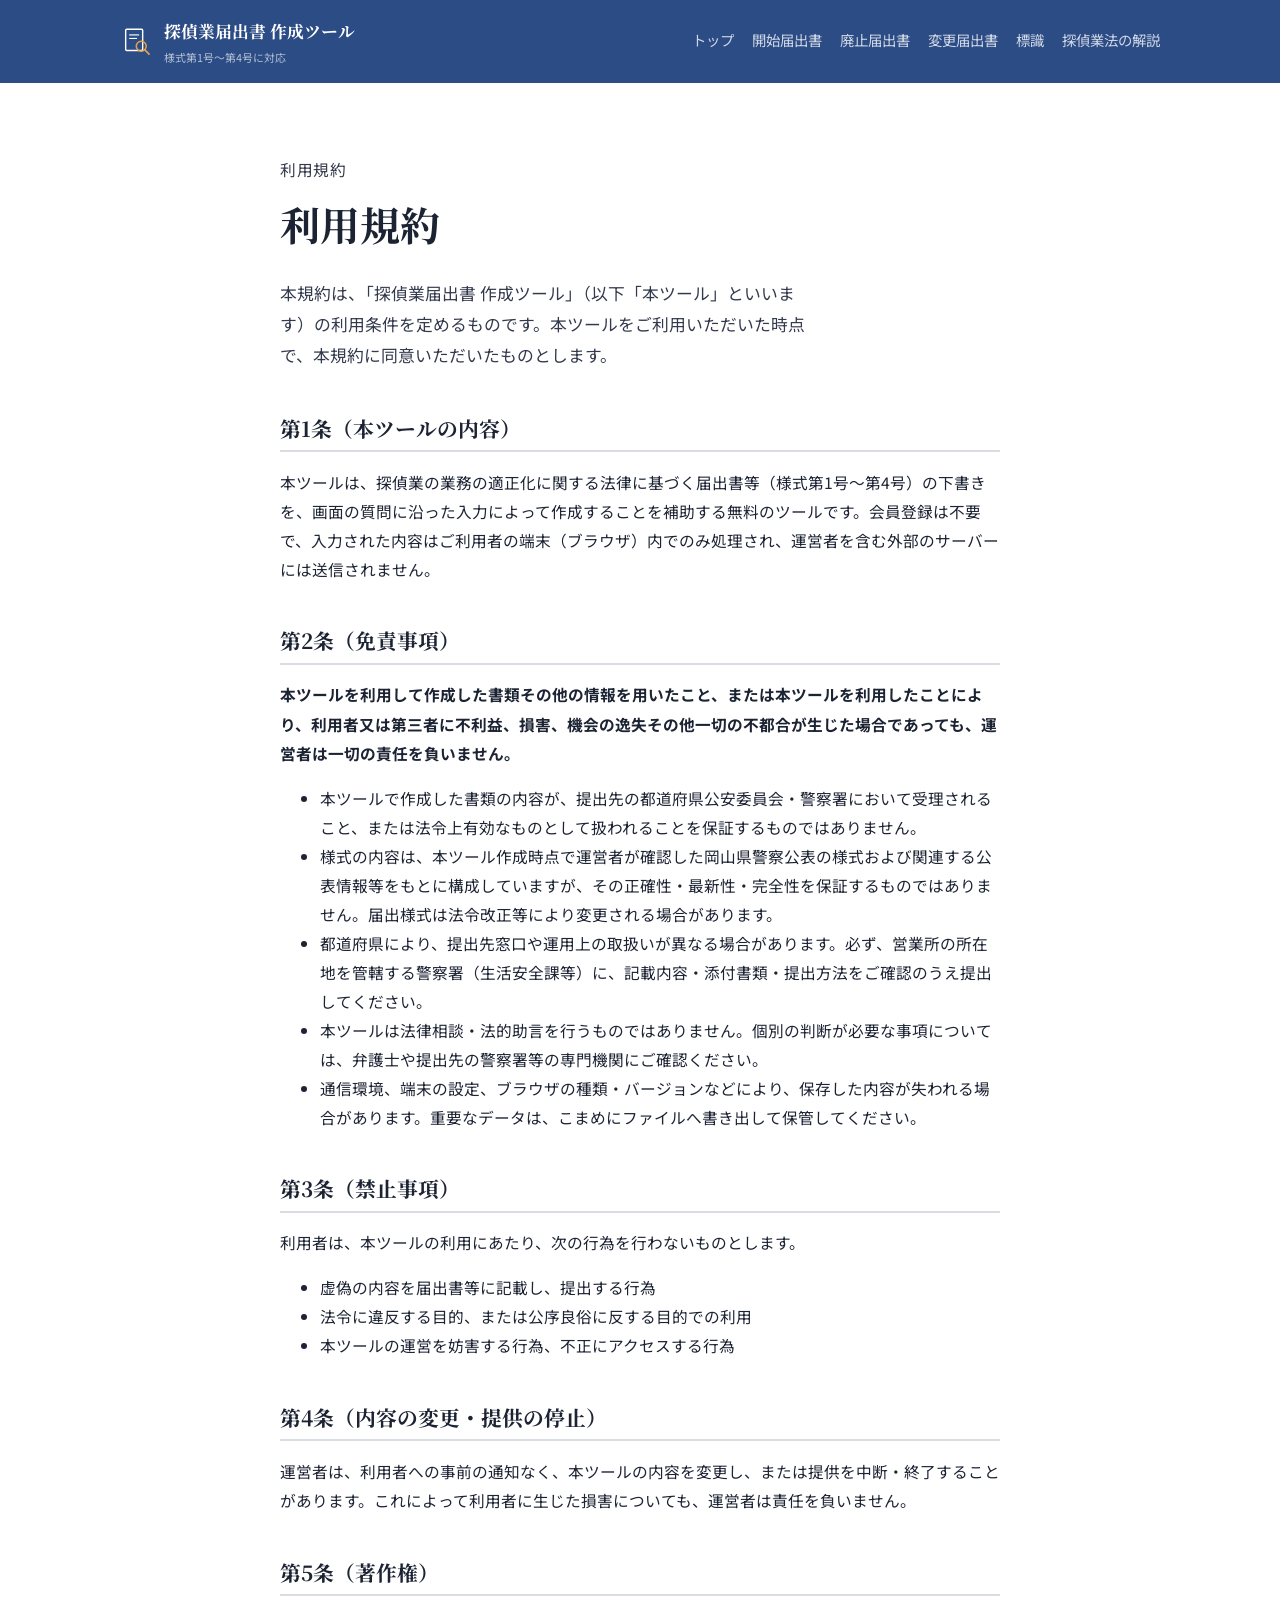
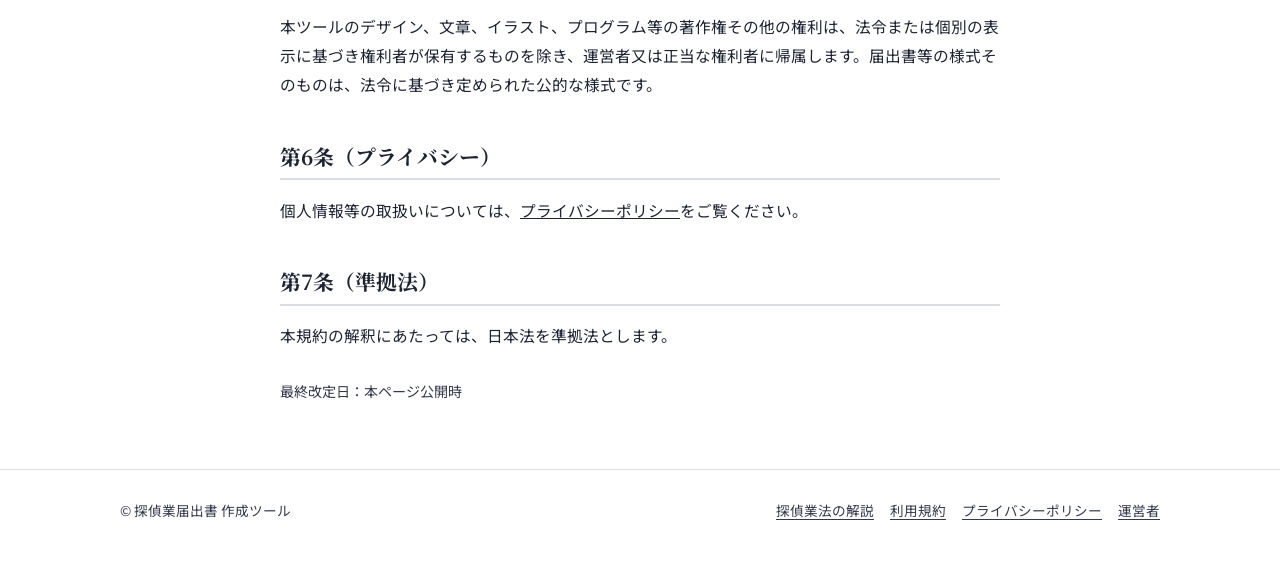
<file: terms.html>
<!DOCTYPE html>
<html lang="ja">
<head>
<meta charset="UTF-8">
<meta name="viewport" content="width=device-width, initial-scale=1.0">
<title>利用規約｜探偵業届出書 作成ツール</title>
<meta name="description" content="探偵業届出書 作成ツールの利用規約です。免責事項として、本ツールの利用により生じた不利益・損害について運営者が責任を負わない旨を定めています。">
<link rel="canonical" href="https://leben-k.github.io/tantei/terms.html">
<link rel="icon" href="data:image/svg+xml,%3Csvg xmlns=%27http://www.w3.org/2000/svg%27 viewBox=%270 0 48 48%27%3E%3Crect x=%278%27 y=%276%27 width=%2724%27 height=%2730%27 rx=%271.5%27 fill=%27%23fff%27 stroke=%27%231c2333%27 stroke-width=%273%27/%3E%3Ccircle cx=%2730%27 cy=%2730%27 r=%277%27 fill=%27none%27 stroke=%27%23b9791c%27 stroke-width=%274%27/%3E%3Cline x1=%2735%27 y1=%2735%27 x2=%2742%27 y2=%2742%27 stroke=%27%23b9791c%27 stroke-width=%275%27 stroke-linecap=%27round%27/%3E%3C/svg%3E">
<link rel="stylesheet" href="assets/style.css">
</head>
<body>
<a class="skiplink" href="#main">本文へスキップ</a>

<header class="site-header">
  <div class="site-header__inner">
    <a class="brand" href="index.html">
      <svg class="brand__mark" viewBox="0 0 48 48" fill="none" xmlns="http://www.w3.org/2000/svg" aria-hidden="true">
        <rect x="8" y="6" width="24" height="30" rx="1.5" stroke="#ffffff" stroke-width="2"/>
        <line x1="13" y1="14" x2="27" y2="14" stroke="#ffffff" stroke-width="1.6"/>
        <line x1="13" y1="19" x2="24" y2="19" stroke="#ffffff" stroke-width="1.6"/>
        <circle cx="30" cy="30" r="7" stroke="#e0a24a" stroke-width="2.2"/>
        <line x1="35.2" y1="35.2" x2="41" y2="41" stroke="#e0a24a" stroke-width="2.4" stroke-linecap="round"/>
      </svg>
      <span class="brand__text">探偵業届出書 作成ツール<small>様式第1号〜第4号に対応</small></span>
    </a>
    <button class="nav-toggle" type="button" aria-label="メニューを開く" aria-expanded="false" aria-controls="gnav">☰</button>
    <nav class="gnav" id="gnav" aria-label="主要ナビゲーション">
      <a href="index.html">トップ</a>
      <a href="form1.html">開始届出書</a>
      <a href="form2.html">廃止届出書</a>
      <a href="form3.html">変更届出書</a>
      <a href="form4.html">標識</a>
      <a href="guide.html">探偵業法の解説</a>
    </nav>
  </div>
</header>

<main id="main">
  <section class="hero" style="padding-bottom:0">
    <div class="container prose">
      <p class="hero__eyebrow">利用規約</p>
      <h1>利用規約</h1>
      <p class="lead">本規約は、「探偵業届出書 作成ツール」（以下「本ツール」といいます）の利用条件を定めるものです。本ツールをご利用いただいた時点で、本規約に同意いただいたものとします。</p>

      <h2>第1条（本ツールの内容）</h2>
      <p>本ツールは、探偵業の業務の適正化に関する法律に基づく届出書等（様式第1号〜第4号）の下書きを、画面の質問に沿った入力によって作成することを補助する無料のツールです。会員登録は不要で、入力された内容はご利用者の端末（ブラウザ）内でのみ処理され、運営者を含む外部のサーバーには送信されません。</p>

      <h2>第2条（免責事項）</h2>
      <p><strong>本ツールを利用して作成した書類その他の情報を用いたこと、または本ツールを利用したことにより、利用者又は第三者に不利益、損害、機会の逸失その他一切の不都合が生じた場合であっても、運営者は一切の責任を負いません。</strong></p>
      <ul>
        <li>本ツールで作成した書類の内容が、提出先の都道府県公安委員会・警察署において受理されること、または法令上有効なものとして扱われることを保証するものではありません。</li>
        <li>様式の内容は、本ツール作成時点で運営者が確認した岡山県警察公表の様式および関連する公表情報等をもとに構成していますが、その正確性・最新性・完全性を保証するものではありません。届出様式は法令改正等により変更される場合があります。</li>
        <li>都道府県により、提出先窓口や運用上の取扱いが異なる場合があります。必ず、営業所の所在地を管轄する警察署（生活安全課等）に、記載内容・添付書類・提出方法をご確認のうえ提出してください。</li>
        <li>本ツールは法律相談・法的助言を行うものではありません。個別の判断が必要な事項については、弁護士や提出先の警察署等の専門機関にご確認ください。</li>
        <li>通信環境、端末の設定、ブラウザの種類・バージョンなどにより、保存した内容が失われる場合があります。重要なデータは、こまめにファイルへ書き出して保管してください。</li>
      </ul>

      <h2>第3条（禁止事項）</h2>
      <p>利用者は、本ツールの利用にあたり、次の行為を行わないものとします。</p>
      <ul>
        <li>虚偽の内容を届出書等に記載し、提出する行為</li>
        <li>法令に違反する目的、または公序良俗に反する目的での利用</li>
        <li>本ツールの運営を妨害する行為、不正にアクセスする行為</li>
      </ul>

      <h2>第4条（内容の変更・提供の停止）</h2>
      <p>運営者は、利用者への事前の通知なく、本ツールの内容を変更し、または提供を中断・終了することがあります。これによって利用者に生じた損害についても、運営者は責任を負いません。</p>

      <h2>第5条（著作権）</h2>
      <p>本ツールのデザイン、文章、イラスト、プログラム等の著作権その他の権利は、法令または個別の表示に基づき権利者が保有するものを除き、運営者又は正当な権利者に帰属します。届出書等の様式そのものは、法令に基づき定められた公的な様式です。</p>

      <h2>第6条（プライバシー）</h2>
      <p>個人情報等の取扱いについては、<a href="privacy.html" rel="nofollow">プライバシーポリシー</a>をご覧ください。</p>

      <h2>第7条（準拠法）</h2>
      <p>本規約の解釈にあたっては、日本法を準拠法とします。</p>

      <p style="color:var(--ink-soft);font-size:.88rem;margin-top:2em">最終改定日：本ページ公開時</p>
    </div>
  </section>
</main>

<footer class="site-footer">
  <div class="site-footer__inner">
    <div>© 探偵業届出書 作成ツール</div>
    <div class="foot-links">
      <a href="guide.html">探偵業法の解説</a>
      <a href="terms.html">利用規約</a>
      <a href="privacy.html" rel="nofollow">プライバシーポリシー</a>
      <a href="operator.html">運営者</a>
    </div>
  </div>
</footer>
<script src="assets/nav.js"></script>
</body>
</html>
</file>
<file: assets/style.css>
/* ============================================================
   探偵業届出書作成ツール - 共通スタイル
   背景は白。様式ごとにアクセントカラーを変えて識別する。
   ============================================================ */

@import url('https://fonts.googleapis.com/css2?family=Noto+Serif+JP:wght@500;700&family=Noto+Sans+JP:wght@400;500;700&display=swap');

:root{
  --ink:        #1c2333;
  --ink-soft:   #333a4d;
  --line:       #d9dce3;
  --line-soft:  #eef0f4;
  --paper:      #ffffff;
  --paper-tint: #f7f8fa;
  --warn-bg:    #fff6ea;
  --warn-ink:   #8a5a12;

  --a-start:    #1f6f5c;
  --a-start-tint:#e6f2ee;
  --a-abolish:  #a8433a;
  --a-abolish-tint:#f7e9e7;
  --a-change:   #b9791c;
  --a-change-tint:#f8efdf;
  --a-sign:     #2c4c86;
  --a-sign-tint:#e8edf6;
  --a-guide:    #5f4b8b;
  --a-guide-tint:#efeaf7;
  --a-neutral:  #33394a;

  --radius: 3px;
  --serif: "Noto Serif JP", serif;
  --sans: "Noto Sans JP", -apple-system, BlinkMacSystemFont, "Hiragino Kaku Gothic ProN", sans-serif;
}

*{ box-sizing: border-box; }
body{
  margin:0;
  background: var(--paper);
  color: var(--ink);
  font-family: var(--sans);
  line-height: 1.85;
  font-size: 16px;
}
h1,h2,h3,h4{ font-family: var(--serif); line-height:1.5; margin:0 0 .6em; font-weight:700; }
a{ color: inherit; }
img,svg{ max-width:100%; display:block; }
button{ font-family: inherit; }

.container{ max-width: 880px; margin:0 auto; padding:0 20px; }
.container--wide{ max-width: 1080px; }

/* ---------- header ---------- */
.site-header{ background: var(--a-sign); }
.site-header__inner{ max-width:1080px; margin:0 auto; padding:16px 20px; display:flex; align-items:center; justify-content:space-between; gap:16px; flex-wrap:wrap; }
.brand{ display:flex; align-items:center; gap:10px; text-decoration:none; color:#fff; }
.brand__mark{ width:34px; height:34px; flex:0 0 auto; }
.brand__text{ font-family:var(--serif); font-weight:700; font-size:1.05rem; }
.brand__text small{ display:block; font-family:var(--sans); font-weight:400; font-size:.68rem; color:rgba(255,255,255,.65); }
.gnav{ display:flex; gap:18px; font-size:.9rem; flex-wrap:wrap; }
.gnav a{ text-decoration:none; color:rgba(255,255,255,.78); padding:4px 0; border-bottom:2px solid transparent; }
.gnav a:hover, .gnav a[aria-current="page"]{ color:#fff; border-color: var(--a-change); }
.nav-toggle{
  display:none; background:rgba(255,255,255,.08); border:1px solid rgba(255,255,255,.3); border-radius:var(--radius);
  width:40px; height:40px; align-items:center; justify-content:center; font-size:1.15rem;
  cursor:pointer; color:#fff; flex:0 0 auto;
}
@media (max-width:760px){
  .site-header__inner{ flex-wrap:wrap; }
  .nav-toggle{ display:inline-flex; }
  .gnav{ display:none; width:100%; flex-direction:column; gap:2px; }
  .gnav.is-open{ display:flex; padding-top:6px; }
  .gnav a{ padding:11px 6px; border-bottom:1px solid rgba(255,255,255,.15); }
}

/* ---------- footer ---------- */
.site-footer{ border-top:1px solid var(--line); margin-top:64px; padding:28px 0 40px; color:var(--ink-soft); font-size:.85rem; }
.site-footer__inner{ max-width:1080px; margin:0 auto; padding:0 20px; display:flex; justify-content:space-between; flex-wrap:wrap; gap:14px 24px; }
.site-footer a{ text-decoration:underline; text-underline-offset:3px; }
.foot-links{ display:flex; gap:16px; flex-wrap:wrap; }

/* ---------- hero ---------- */
.hero{ padding:56px 0 40px; }
.hero__eyebrow{ color:var(--a-neutral); font-size:.85rem; letter-spacing:.04em; margin-bottom:10px; }
.hero h1{ font-size:clamp(1.7rem,4vw,2.5rem); max-width:15ch; }
.hero p.lead{ font-size:1.05rem; color:var(--ink-soft); max-width:60ch; }
.hero__figure{ margin:28px 0 8px; }

.section{ padding:40px 0; }
.section--tint{ background: var(--paper-tint); }
.section-head{ margin-bottom:24px; }
.section-head .kicker{ font-size:.8rem; color:var(--ink-soft); letter-spacing:.03em; }

/* ---------- form cards ---------- */
.form-grid{ display:grid; grid-template-columns:repeat(auto-fit,minmax(230px,1fr)); gap:18px; }
.form-card{ display:block; text-decoration:none; color:var(--ink); border:1px solid var(--line); border-radius:var(--radius); overflow:hidden; background:var(--paper); transition: box-shadow .18s ease, transform .18s ease; position:relative; }
.form-card:hover{ box-shadow:0 8px 24px rgba(20,20,30,.08); transform:translateY(-2px); }
.form-card__tab{ height:6px; }
.form-card__body{ padding:20px 20px 22px; }
.form-card__icon{ width:52px; height:52px; margin-bottom:14px; }
.form-card__no{ font-size:.75rem; color:var(--ink-soft); margin-bottom:4px; }
.form-card__title{ font-family:var(--serif); font-weight:700; font-size:1.08rem; margin-bottom:6px; }
.form-card__desc{ font-size:.88rem; color:var(--ink-soft); }
.form-card--start .form-card__tab{ background:var(--a-start); }
.form-card--abolish .form-card__tab{ background:var(--a-abolish); }
.form-card--change .form-card__tab{ background:var(--a-change); }
.form-card--sign .form-card__tab{ background:var(--a-sign); }
.form-card--guide .form-card__tab{ background:var(--a-guide); }

/* ---------- misc ---------- */
.callout{ border:1px solid var(--line); border-left:4px solid var(--ink); background:var(--paper-tint); padding:16px 18px; border-radius:var(--radius); font-size:.92rem; }
.callout--warn{ border-left-color:var(--warn-ink); background:var(--warn-bg); color:var(--warn-ink); }
.callout h3{ font-size:1rem; margin-bottom:.4em; }
.callout p{ margin:.3em 0; }
.steps-preview{ list-style:none; margin:0; padding:0; display:grid; gap:10px; }
.steps-preview li{ display:flex; gap:10px; align-items:baseline; font-size:.92rem; }
.steps-preview li b{ color:var(--ink-soft); font-weight:700; font-family:var(--serif); }

/* ============================================================
   ウィザード
   ============================================================ */
.wizard-shell[data-accent="start"]  { --accent:var(--a-start);  --accent-tint:var(--a-start-tint); }
.wizard-shell[data-accent="abolish"]{ --accent:var(--a-abolish);--accent-tint:var(--a-abolish-tint); }
.wizard-shell[data-accent="change"] { --accent:var(--a-change); --accent-tint:var(--a-change-tint); }
.wizard-shell[data-accent="sign"]   { --accent:var(--a-sign);   --accent-tint:var(--a-sign-tint); }

.wizard-header{ padding:30px 0 18px; border-bottom:1px solid var(--line); background:var(--accent-tint); }
.wizard-header .kicker{ color:var(--accent); font-weight:700; font-size:.82rem; margin-bottom:6px; }
.wizard-header h1{ font-size:clamp(1.4rem,3vw,1.9rem); }

.progress{ display:flex; gap:6px; margin-top:18px; flex-wrap:wrap; }
.progress__item{ flex:1 1 auto; min-width:30px; height:6px; border-radius:4px; background:var(--line); cursor:pointer; border:none; padding:0; }
.progress__item.is-done{ background:var(--accent); }
.progress__item.is-current{ background:var(--accent); outline:3px solid var(--accent-tint); outline-offset:1px; }
.progress__label{ font-size:.78rem; color:var(--ink-soft); margin-top:8px; }

.resume-banner{ margin:18px auto 0; max-width:880px; background:var(--accent-tint); border:1px solid var(--line); border-radius:var(--radius); padding:14px 18px; display:flex; align-items:center; justify-content:space-between; gap:14px; flex-wrap:wrap; font-size:.92rem; }

.wizard-body{ padding:34px 0 60px; }
.step-panel{ border:1px solid var(--line); border-radius:var(--radius); padding:28px 26px; background:var(--paper); }
.step-panel h2{ font-size:1.2rem; }
.step-panel .step-desc{ color:var(--ink-soft); font-size:.9rem; margin-bottom:22px; }

.field{ margin-bottom:20px; }
.field:last-child{ margin-bottom:0; }
.field label.field-label{ display:block; font-weight:700; font-size:.92rem; margin-bottom:6px; }
.field .req{ color:var(--a-abolish); font-weight:700; margin-left:4px; font-size:.78rem; }
.field .help{ font-size:.82rem; color:var(--ink-soft); margin:4px 0 8px; }
.field input[type=text], .field input[type=tel], .field input[type=number], .field textarea, .field select{
  width:100%; border:1px solid var(--line); border-radius:var(--radius); padding:10px 12px;
  font-size:.95rem; font-family:inherit; color:var(--ink); background:var(--paper);
}
.field input:focus, .field textarea:focus, .field select:focus{ outline:2px solid var(--accent); outline-offset:1px; border-color:var(--accent); }
.field textarea{ min-height:84px; resize:vertical; }
.field-error{ color:var(--a-abolish); font-size:.82rem; margin-top:5px; display:none; }
.field.has-error input, .field.has-error select, .field.has-error textarea{ border-color:var(--a-abolish); }
.field.has-error .field-error{ display:block; }

.radio-group, .check-group{ display:flex; flex-direction:column; gap:8px; }
.radio-row, .check-row{ display:flex; align-items:center; gap:8px; border:1px solid var(--line); border-radius:var(--radius); padding:9px 12px; cursor:pointer; font-size:.92rem; }
.radio-row.is-checked, .check-row.is-checked{ border-color:var(--accent); background:var(--accent-tint); }
.radio-row input, .check-row input{ accent-color:var(--accent); }

.eradate{ display:flex; gap:8px; flex-wrap:wrap; align-items:center; }
.eradate select{ width:auto; }
.field .eradate input[type=number]{ width:5.5em; text-align:right; }
.eradate span{ font-size:.9rem; color:var(--ink-soft); }

.grid-2{ display:grid; grid-template-columns:1fr 1fr; gap:16px; }
@media (max-width:600px){ .grid-2{ grid-template-columns:1fr; } }

.repeater-item{ border:1px dashed var(--line); border-radius:var(--radius); padding:16px; margin-bottom:14px; position:relative; background:var(--paper-tint); }
.repeater-item__title{ font-weight:700; font-size:.88rem; margin-bottom:12px; color:var(--accent); }
.repeater-remove{ position:absolute; top:10px; right:10px; background:none; border:1px solid var(--line); border-radius:var(--radius); font-size:.75rem; padding:4px 9px; cursor:pointer; color:var(--ink-soft); }
.repeater-add{ border:1px solid var(--accent); color:var(--accent); background:var(--paper); border-radius:var(--radius); padding:9px 16px; font-size:.88rem; cursor:pointer; }

.step-nav{ display:flex; justify-content:space-between; margin-top:26px; gap:12px; flex-wrap:wrap; }

.btn{ display:inline-flex; align-items:center; gap:8px; border-radius:var(--radius); padding:11px 22px; font-size:.92rem; font-weight:700; cursor:pointer; border:1px solid var(--accent); background:var(--accent); color:#fff; text-decoration:none; }
.btn:hover{ filter:brightness(1.08); }
.btn[disabled]{ opacity:.4; cursor:not-allowed; }
.btn--ghost{ background:var(--paper); color:var(--accent); }
.btn--muted{ background:var(--paper); color:var(--ink-soft); border-color:var(--line); }
.btn--sm{ padding:7px 14px; font-size:.82rem; }
.btn--danger{ background:#fff; color:var(--a-abolish); border-color:var(--a-abolish); }

.toolbar{ display:flex; gap:10px; flex-wrap:wrap; margin:18px 0; }

.review-section{ border:1px solid var(--line); border-radius:var(--radius); margin-bottom:16px; overflow:hidden; }
.review-section__head{ display:flex; justify-content:space-between; align-items:center; background:var(--accent-tint); padding:10px 16px; }
.review-section__head h3{ font-size:.96rem; margin:0; }
.review-table{ width:100%; border-collapse:collapse; font-size:.9rem; }
.review-table th, .review-table td{ text-align:left; padding:9px 16px; border-top:1px solid var(--line-soft); vertical-align:top; }
.review-table th{ width:34%; color:var(--ink-soft); font-weight:500; }

.doc-sheet{ background:#fff; border:1px solid var(--line); padding:18mm 16mm; max-width:210mm; margin:0 auto; font-size:13px; color:#000; }
.doc-office{ text-align:right; font-size:11px; margin-bottom:6px; }
.doc-office table{ margin-left:auto; border-collapse:collapse; }
.doc-office td{ border:1px solid #000; padding:3px 8px; }
.doc-title{ text-align:center; font-family:var(--serif); font-size:20px; font-weight:700; letter-spacing:.3em; margin:10px 0 18px; }
.doc-lawline{ font-size:12px; margin-bottom:10px; }
.doc-date-line{ text-align:right; font-size:13px; margin:6px 0; }
.doc-to{ font-size:14px; margin-bottom:14px; }
table.doc-table{ width:100%; border-collapse:collapse; margin-bottom:16px; }
table.doc-table th, table.doc-table td{ border:1px solid #000; padding:6px 8px; font-size:12.5px; vertical-align:top; }
table.doc-table th{ background:#f2f2f2; font-weight:500; white-space:nowrap; width:22%; }
.doc-table .furigana{ font-size:11px; color:#333; }
.doc-note{ font-size:11px; color:#333; margin-top:6px; }
.doc-sub-title{ font-weight:700; margin:18px 0 8px; font-size:13px; }

@media print{
  .no-print,
  .site-header, .site-footer, .wizard-header,
  .progress, .progress__label, .review-section{ display:none !important; }
  .doc-sheet{ border:none; padding:0; max-width:none; font-size:12px; }
  .wizard-body{ padding:0; }
  @page{ size:A4; margin:14mm; }
}

.prose{ max-width:760px; }
.prose h2{ margin-top:2em; font-size:1.3rem; border-bottom:2px solid var(--line); padding-bottom:.3em; }
.prose h3{ margin-top:1.6em; font-size:1.08rem; }
.prose p, .prose li{ font-size:.98rem; }
.prose table{ width:100%; border-collapse:collapse; margin:1em 0; font-size:.92rem; }
.prose th, .prose td{ border:1px solid var(--line); padding:8px 10px; text-align:left; }
.prose th{ background:var(--paper-tint); }
.toc{ background:var(--paper-tint); border:1px solid var(--line); border-radius:var(--radius); padding:18px 22px; margin:24px 0; }
.toc a{ text-decoration:none; }
.badge-noindex{ display:inline-block; font-size:.72rem; color:var(--ink-soft); border:1px solid var(--line); border-radius:20px; padding:2px 10px; }

.contact-form{ max-width:480px; margin:20px 0 28px; padding:22px; border:2px solid var(--a-sign); border-radius:var(--radius); background:var(--a-sign-tint); }
.contact-form .field{ margin-bottom:16px; }
.contact-form textarea{ min-height:120px; }
.contact-form .btn{ border-color:var(--a-sign); background:var(--a-sign); }

.pref-select-row{ display:flex; gap:10px; align-items:center; flex-wrap:wrap; }

.skiplink{ position:absolute; left:-999px; top:auto; background:var(--ink); color:#fff; padding:10px 16px; border-radius:var(--radius); }
.skiplink:focus{ left:12px; top:12px; z-index:999; }
</file>
